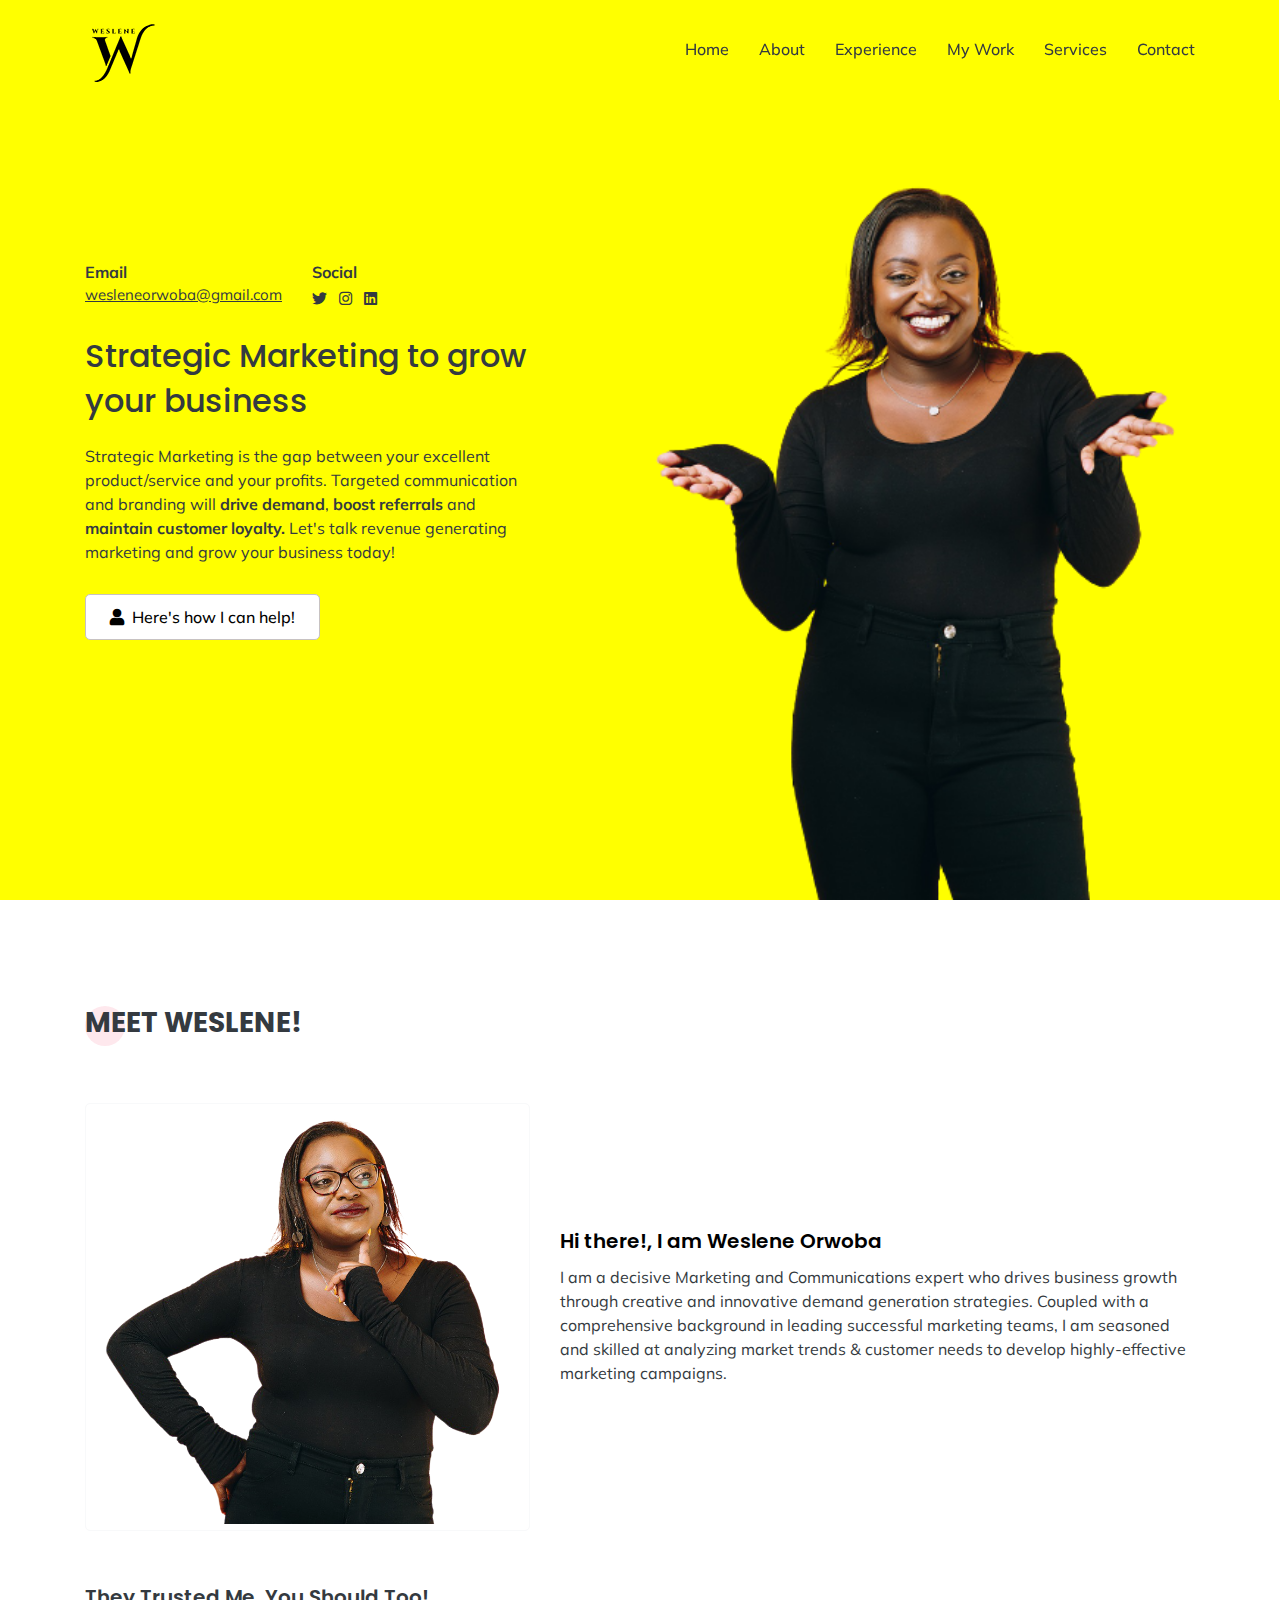
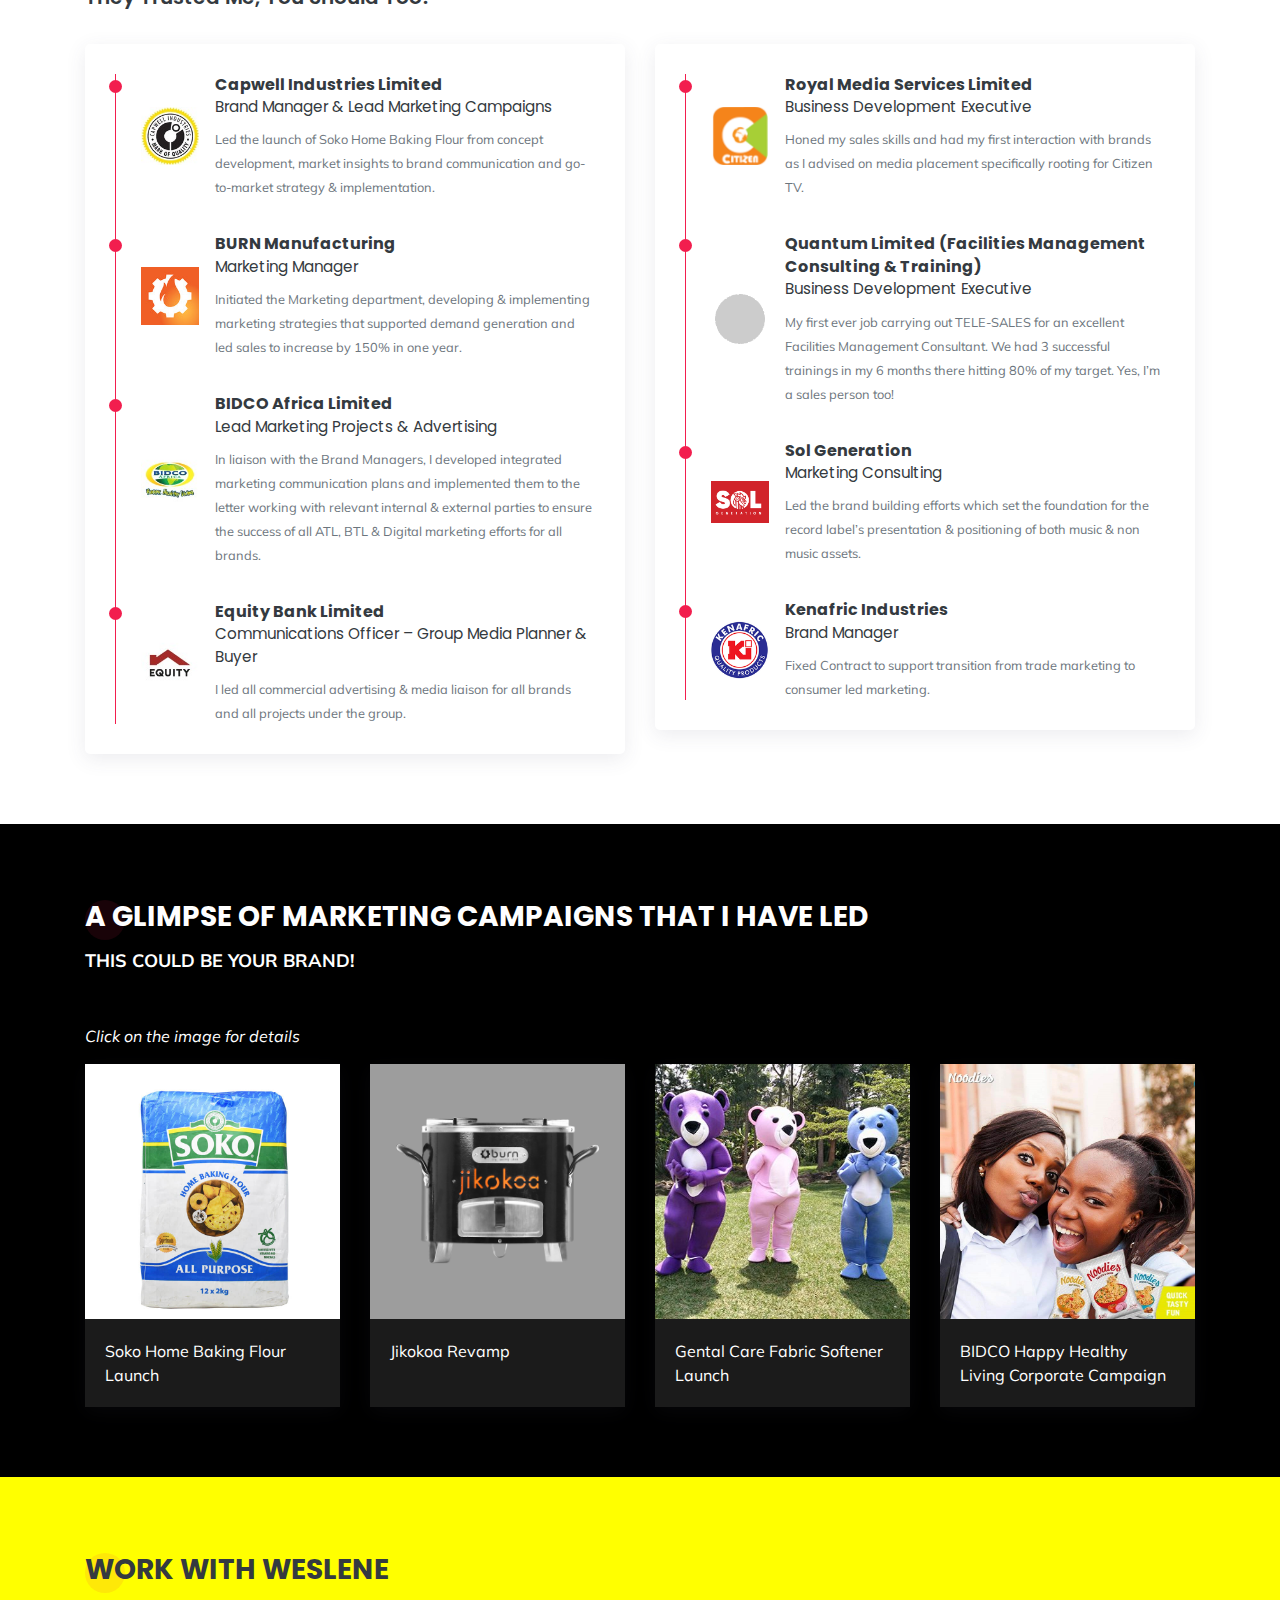
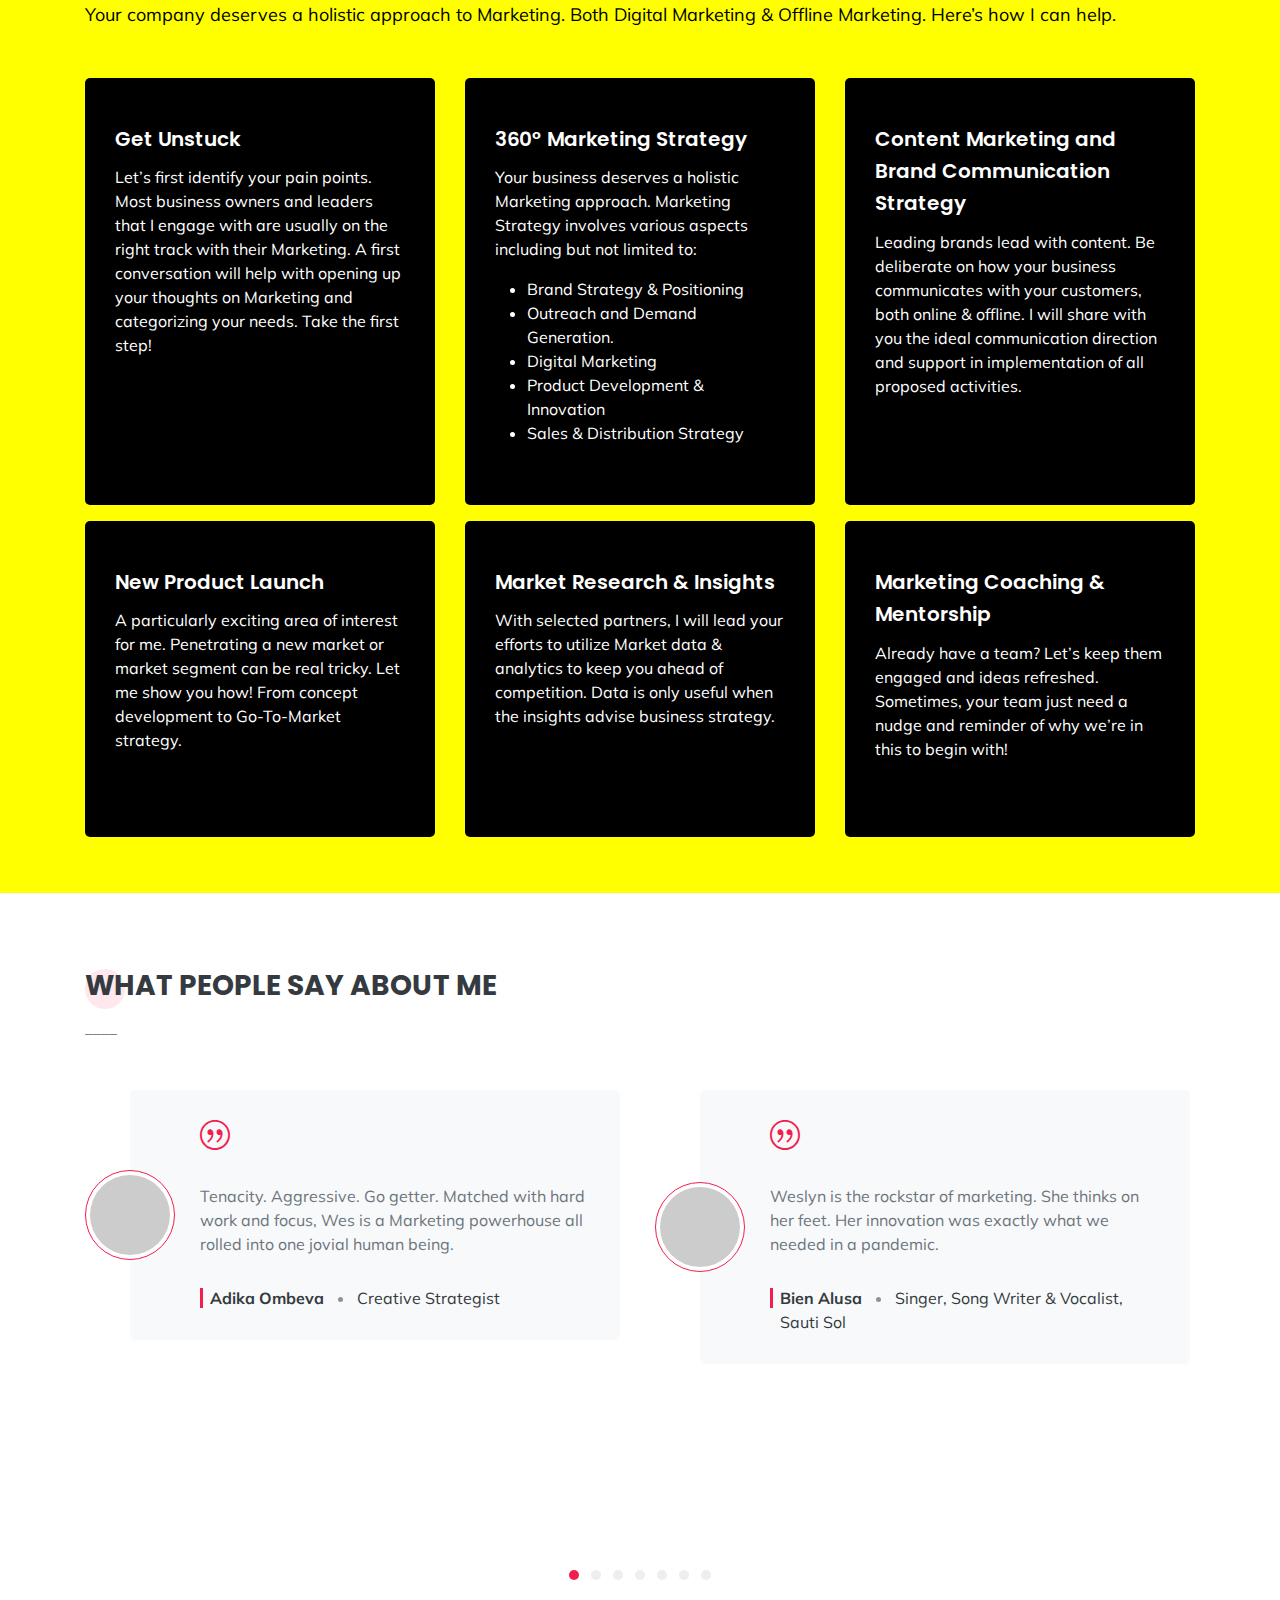
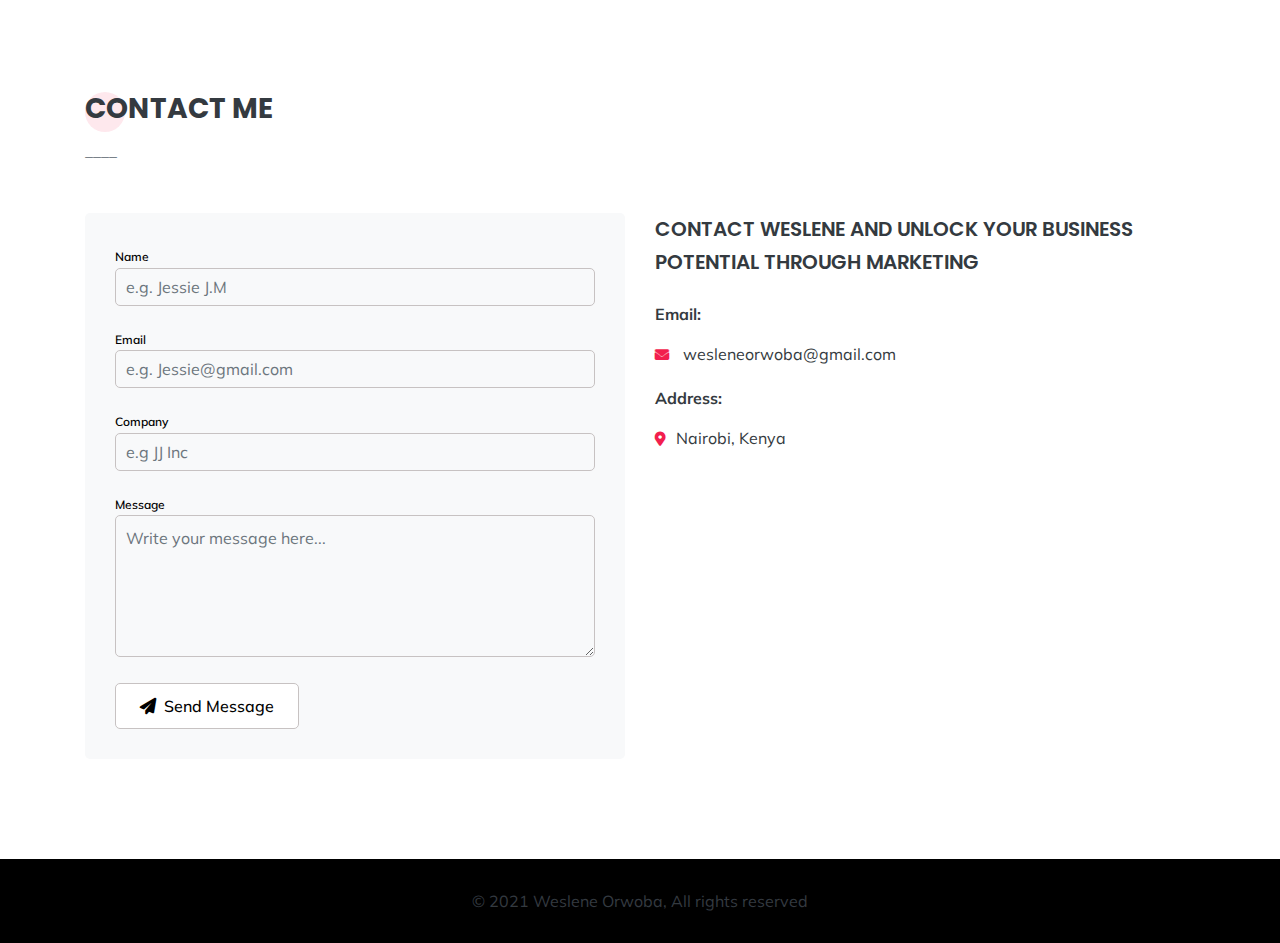
<file: index.html>
<!DOCTYPE html>
<html lang="en">
  <head>
    <!-- Meta -->
    <meta charset="UTF-8" />
    <meta name="viewport" content="width=device-width, initial-scale=1.0" />
    <meta http-equiv="X-UA-Compatible" content="ie=edge" />

    <!-- Primary Meta Tags -->
    <title>Weslene Orwoba - Marketing Expert</title>
    <meta name="title" content="Weslene Orwoba - Marketing Expert " />
    <meta
      name="description"
      content="I am a decisive Marketing & Communications expert who drives company growth through creative and innovative demand generation strategies."
    />

    <!-- Open Graph / Facebook -->
    <meta property="og:type" content="website" />
    <meta property="og:url" content="https://weslene.com/" />
    <meta property="og:title" content="Weslene Orwoba - Marketing Expert " />
    <meta
      property="og:description"
      content="I am a decisive Marketing & Communications expert who drives company growth through creative and innovative demand generation strategies."
    />
    <meta property="og:image" content="https://weslene.com/cover.png" />

    <!-- Twitter -->
    <meta property="twitter:card" content="summary_large_image" />
    <meta property="twitter:url" content="https://weslene.com/" />
    <meta
      property="twitter:title"
      content="Weslene Orwoba - Marketing Expert "
    />
    <meta
      property="twitter:description"
      content="I am a decisive Marketing & Communications expert who drives company growth through creative and innovative demand generation strategies."
    />
    <meta property="twitter:image" content="https://weslene.com/cover.png" />

    <link rel="canonical" href="weslene.com" />

    <link
      rel="apple-touch-icon"
      sizes="57x57"
      href="/assets/favicon/apple-icon-57x57.png"
    />
    <link
      rel="apple-touch-icon"
      sizes="60x60"
      href="/assets/favicon/apple-icon-60x60.png"
    />
    <link
      rel="apple-touch-icon"
      sizes="72x72"
      href="/assets/favicon/apple-icon-72x72.png"
    />
    <link
      rel="apple-touch-icon"
      sizes="76x76"
      href="/assets/favicon/apple-icon-76x76.png"
    />
    <link
      rel="apple-touch-icon"
      sizes="114x114"
      href="/assets/favicon/apple-icon-114x114.png"
    />
    <link
      rel="apple-touch-icon"
      sizes="120x120"
      href="/assets/favicon/apple-icon-120x120.png"
    />
    <link
      rel="apple-touch-icon"
      sizes="144x144"
      href="/assets/favicon/apple-icon-144x144.png"
    />
    <link
      rel="apple-touch-icon"
      sizes="152x152"
      href="/assets/favicon/apple-icon-152x152.png"
    />
    <link
      rel="apple-touch-icon"
      sizes="180x180"
      href="/assets/favicon/apple-icon-180x180.png"
    />
    <link
      rel="icon"
      type="image/png"
      sizes="192x192"
      href="/assets/favicon/android-icon-192x192.png"
    />
    <link
      rel="icon"
      type="image/png"
      sizes="32x32"
      href="/assets/favicon/favicon-32x32.png"
    />
    <link
      rel="icon"
      type="image/png"
      sizes="96x96"
      href="/assets/favicon/favicon-96x96.png"
    />
    <link
      rel="icon"
      type="image/png"
      sizes="16x16"
      href="/assets/favicon/favicon-16x16.png"
    />
    <link rel="manifest" href="/assets/favicon/manifest.json" />
    <meta name="msapplication-TileColor" content="#ffffff" />
    <meta
      name="msapplication-TileImage"
      content="/assets/favicon/ms-icon-144x144.png"
    />
    <meta name="theme-color" content="#ffffff" />

    <!-- CSS Plugins -->
    <link rel="stylesheet" href="assets/css/all.css" />
    <link rel="stylesheet" href="assets/css/elegant-font-icons.css" />
    <link rel="stylesheet" href="assets/css/bootstrap.min.css" />
    <link rel="stylesheet" href="assets/css/jquery.animatedheadline.css" />
    <link rel="stylesheet" href="assets/css/magnific-popup.css" />
    <link rel="stylesheet" href="assets/css/owl.carousel.css" />

    <!-- Font Google -->
    <link
      href="https://fonts.googleapis.com/css?family=Poppins:300,400,500,600,700,800,900&display=swap"
      rel="stylesheet"
    />
    <link
      href="https://fonts.googleapis.com/css?family=Muli:300,400,500,600,700,800,900&display=swap"
      rel="stylesheet"
    />

    <!-- main CSS -->
    <link rel="stylesheet" href="assets/css/main.css" />

    <style>
      section#home {
        background-color: #fcf9f9;
      }

      section#home:before {
        content: "";
        position: absolute;
        top: 0;
        right: 0;
        background: #fdcd00;
        background-image: linear-gradient(
          to bottom,
          #fed501,
          #ffd200,
          #fed000,
          #ffcc01
        );
        width: 30%;
        height: 100%;
        opacity: 0;
      }

      .loading .circle {
        background-color: #fed501;
      }

      .weslene-img img {
        background: #fed400;
        background-color: transparent;
      }

      @media (max-width: 769px) {
        .logo-icon {
          width: 50% !important;
        }

        .weslene-img {
          position: absolute;
          right: -50%;
          z-index: 10;
          opacity: 0.5;
        }

        section#home:before {
          display: none;
        }
      }

      .item .content h6 {
        line-height: 1.4;
        margin-bottom: 0.5rem !important;
      }

      .item .content h6 strong {
        font-weight: 700;
        display: block;
      }

      .item .content h6 span {
        font-weight: 400;
        font-size: 0.95rem;
        line-height: 1.4;
      }

      #services .section-title p {
        font-size: 18px;
      }

      .about .timeline .item .content img {
        width: 58px;
        height: auto !important;
      }

      .mobile-menu .mobile-logo {
        padding: 0 !important;
      }

      .mobile-menu .mobile-logo img {
        width: 60px !important;
        height: auto;
      }
    </style>

    <link rel="stylesheet" href="assets/css/weslene.css" />
  </head>

  <body data-spy="scroll" data-target="#scrollspy" data-offset="1">
    <!--header-left-->
    <div class="header-left">
      <!--Mobile menu-->
      <div class="mobile-menu">
        <div class="mobile-logo">
          <img src="./assets/img/icon.png" alt="Logo" />
        </div>
        <span id="nav-toggle" href="#">&#9776;</span>
        <div class="menu-items">
          <div class="inner">
            <ul>
              <li class="nav-item">
                <a class="nav-link" href="#home">Home</a>
              </li>

              <li class="nav-item">
                <a class="nav-link" href="#about">About </a>
              </li>

              <li class="nav-item">
                <a class="nav-link" href="#experience">Experience </a>
              </li>

              <li class="nav-item">
                <a class="nav-link" href="#works">My Work</a>
              </li>

              <li class="nav-item">
                <a class="nav-link" href="#services">Services</a>
              </li>
              <!--
                        <li class="nav-item">
                            <a class="nav-link" href="#blog">Blog</a>
                        </li> -->

              <li class="nav-item">
                <a class="nav-link" href="#contact">Contact</a>
              </li>
            </ul>
          </div>
        </div>
      </div>

      <div class="header-container">
        <!--logo-->
        <div class="logo">
          <a href="index.html" class="text-white mb-0">
            <img src="./assets/img/icon.png" alt="Logo" />
          </a>
        </div>

        <!--menu-->
        <div class="main-menu" id="js-menu">
          <div class="cross bg-base-color">
            <span><i class="fas fa-times text-white"></i></span>
          </div>
          <nav class="menu">
            <ul class="menu-nav">
              <li class="nav-item">
                <a class="nav-link" href="#home">Home</a>
              </li>

              <li class="nav-item">
                <a class="nav-link" href="#about">About </a>
              </li>

              <li class="nav-item">
                <a class="nav-link" href="#experience">Experience </a>
              </li>

              <li class="nav-item">
                <a class="nav-link" href="#works">My Work</a>
              </li>

              <li class="nav-item">
                <a class="nav-link" href="#services">Services</a>
              </li>
              <!--
                        <li class="nav-item">
                            <a class="nav-link" href="#blog">Blog</a>
                        </li> -->

              <li class="nav-item">
                <a class="nav-link" href="#contact">Contact</a>
              </li>
            </ul>
          </nav>
        </div>

        <!--btn-share-->
        <div class="btn-share">
          <span class="social_share text-dark"></span>
        </div>
      </div>
    </div>

    <!--main-->
    <div class="main">
      <!--Home -->
      <section class="home vh-auto" id="home">
        <div class="container">
          <div class="row">
            <div
              class="col-lg-6 col-md-12 col-sm-12"
              style="position: relative; z-index: 99"
            >
              <!--social-media-->
              <div class="social-home" style="display: none">
                <ul class="list-inline">
                  <li>
                    <a href="#" class="text-dark"
                      ><i class="fab fa-facebook-f"></i
                    ></a>
                  </li>
                  <li>
                    <a
                      href="https://twitter.com/wesleneorwoba"
                      class="text-dark"
                      ><i class="fab fa-twitter"></i
                    ></a>
                  </li>
                  <li>
                    <a
                      href="https://www.instagram.com/weslene_orwoba_/"
                      class="text-dark"
                      ><i class="fab fa-instagram"></i
                    ></a>
                  </li>
                  <li>
                    <a
                      href="https://www.linkedin.com/in/weslene-orwoba-mcim-632a1329/"
                      class="text-dark"
                      ><i class="fab fa-linkedin"></i
                    ></a>
                  </li>
                </ul>
              </div>

              <div class="d-flex align-items-center vh-100 home-banner">
                <div class="full-width">
                  <div class="banner">
                    <div class="contact-title">Contact Weslene</div>
                    <!--my-info-->
                    <div class="my-info">
                      <div class="item">
                        <p class="text-dark font-w-700 mb-0">Email</p>
                        <p class="text-dark mb-0">
                          <a href="mailto:wesleneorwoba@gmail.com"
                            >wesleneorwoba@gmail.com</a
                          >
                        </p>
                      </div>

                      <div class="item" style="display: none">
                        <p class="text-dark font-w-700 mb-0">Phone</p>
                        <p class="text-dark mb-0">
                          <a href="tel:+254717004219">+254 717 004 219</a>
                        </p>
                      </div>

                      <div class="item">
                        <p class="text-dark font-w-700 mb-1">Social</p>
                        <p class="text-dark mb-0 p-social">
                          <a
                            href="https://twitter.com/wesleneorwoba"
                            class="text-dark"
                            ><i class="fab fa-twitter"></i
                          ></a>
                          <a
                            href="https://www.instagram.com/weslene_orwoba_/"
                            class="text-dark"
                            ><i class="fab fa-instagram"></i
                          ></a>
                          <a
                            href="https://www.linkedin.com/in/weslene-orwoba-mcim-632a1329/"
                            class="text-dark"
                            ><i class="fab fa-linkedin"></i
                          ></a>
                        </p>
                      </div>
                    </div>
                    <h1 class="cd-headline clip text-dark">
                      Strategic Marketing to grow your business
                    </h1>
                    <p class="max-width-450 text-dark mt-20 mb-30">
                      Strategic Marketing is the gap between your excellent
                      product/service and your profits. Targeted communication
                      and branding will
                      <strong class="font-bolder underline">drive demand</strong
                      >,
                      <strong class="font-bolder underline"
                        >boost referrals</strong
                      >
                      and
                      <strong class="font-bolder underline"
                        >maintain customer loyalty.</strong
                      >
                      Let's talk revenue generating marketing and grow your
                      business today!
                    </p>
                    <a href="#services" class="btn-custom">
                      <span><i class="fas fa-user"></i></span>
                      <span> Here's how I can help!</span>
                    </a>
                  </div>
                </div>
              </div>
            </div>
            <div class="col-lg-6 col-md-12 col-sm-12 weslene-img">
              <img
                src="./assets/img/weslene-no- bg.png"
                alt=""
                class="vh-100 w-100 md-absolute"
                style="object-fit: cover"
              />
            </div>
          </div>
        </div>
      </section>

      <!-- About -->
      <section id="about" class="section about">
        <div class="container">
          <div class="row mb-50 pt-30">
            <div class="col-md-12">
              <div class="section-title">
                <h2 class="text-dark mb-0">Meet Weslene!</h2>
                <!-- <p class="text-muted mb-0">Main informations about me and what I love to do.</p> -->
              </div>
            </div>
          </div>
          <!--Hero & info-->
          <div class="row mb-50">
            <div class="col-lg-5">
              <div class="hero">
                <img src="/assets/img/_A9A0595_2-removebg.png" alt="" />
              </div>
            </div>

            <div class="col-lg-7 d-flex align-items-center">
              <div class="details">
                <h5>Hi there!, I am Weslene Orwoba</h5>
                <p class="text-dark mb-25">
                  I am a decisive Marketing and Communications expert who drives
                  business growth through creative and innovative demand
                  generation strategies. Coupled with a comprehensive background
                  in leading successful marketing teams, I am seasoned and
                  skilled at analyzing market trends & customer needs to develop
                  highly-effective marketing campaigns.
                </p>

                <!--about info-->
                <ul class="info mb-5 list-inline" style="display: none">
                  <li class="text-dark">
                    <span class="font-w-600">Name :</span> Weslene Orwoba
                  </li>
                  <li class="text-dark" style="display: none">
                    <span class="font-w-600">Phone :</span> +254 717 004 219
                  </li>
                  <li class="text-dark">
                    <span class="font-w-600">Email :</span>
                    <a href="mailto:wesleneorwoba@gmail.com" class="text-dark"
                      >wesleneorwoba@gmail.com</a
                    >
                  </li>
                  <li class="text-dark">
                    <span class="font-w-600">Nationality :</span> Kenyan
                  </li>
                  <li class="text-dark">
                    <span class="font-w-600">Work Status :</span> Marketing &
                    Communications Manager
                  </li>
                  <li class="text-dark">
                    <span class="font-w-600">Availability :</span> Available
                  </li>
                </ul>

                <a
                  href="https://www.linkedin.com/in/weslene-orwoba-mcim-632a1329/"
                  class="btn-custom inverted"
                  style="display: none"
                >
                  <span><i class="fab fa-linkedin"></i></span>
                  <span>Linked In profile</span>
                </a>
              </div>
            </div>
          </div>

          <!-- Timeline-->
          <div class="row" id="experience">
            <div class="col-lg-6 col-sm-12 col-xs-12">
              <!--Timeline-->
              <h5 class="text-dark mb-30">They Trusted Me, You Should Too!</h5>
              <div class="timeline experience-block">
                <!--item 1-->
                <div class="item">
                  <div class="content">
                    <img src="./assets/img/companies/capwell.jfif" />
                    <div>
                      <h6 class="text-dark mb-0">
                        <strong>Capwell Industries Limited</strong>
                        <span>Brand Manager & Lead Marketing Campaigns</span>
                      </h6>
                      <small class="text-muted"
                        >Led the launch of Soko Home Baking Flour from concept
                        development, market insights to brand communication and
                        go-to-market strategy & implementation.</small
                      >
                    </div>
                  </div>
                </div>
                <div class="item">
                  <div class="content">
                    <img src="./assets/img/companies/burn.jfif" />
                    <div>
                      <h6 class="text-dark mb-0">
                        <strong>BURN Manufacturing</strong>
                        <span>Marketing Manager</span>
                      </h6>
                      <small class="text-muted"
                        >Initiated the Marketing department, developing &
                        implementing marketing strategies that supported demand
                        generation and led sales to increase by 150% in one
                        year.
                      </small>
                    </div>
                  </div>
                </div>

                <div class="item">
                  <div class="content">
                    <img src="./assets/img/companies/bidco.jfif" />
                    <div>
                      <h6 class="text-dark mb-0">
                        <strong>BIDCO Africa Limited</strong
                        ><span>Lead Marketing Projects & Advertising</span>
                      </h6>
                      <small class="text-muted">
                        In liaison with the Brand Managers, I developed
                        integrated marketing communication plans and implemented
                        them to the letter working with relevant internal &
                        external parties to ensure the success of all ATL, BTL &
                        Digital marketing efforts for all brands.
                      </small>
                    </div>
                  </div>
                </div>

                <div class="item">
                  <div class="content">
                    <img src="./assets/img/companies/equity.jfif" />
                    <div>
                      <h6 class="text-dark mb-0">
                        <strong>Equity Bank Limited</strong
                        ><span
                          >Communications Officer – Group Media Planner &
                          Buyer</span
                        >
                      </h6>
                      <small class="text-muted"
                        >I led all commercial advertising & media liaison for
                        all brands and all projects under the group.
                      </small>
                    </div>
                  </div>
                </div>
              </div>
            </div>
            <div class="col-lg-6 col-sm-12 col-xs-12">
              <!--Timeline-->
              <h5 class="text-dark mb-30">&nbsp;</h5>
              <div class="timeline experience-block">
                <div class="item">
                  <div class="content">
                    <img src="./assets/img/companies/citizen.png" />
                    <div>
                      <h6 class="text-dark mb-0">
                        <strong>Royal Media Services Limited</strong>
                        <span>Business Development Executive</span>
                      </h6>
                      <small class="text-muted">
                        Honed my sales skills and had my first interaction with
                        brands as I advised on media placement specifically
                        rooting for Citizen TV.
                      </small>
                    </div>
                  </div>
                </div>

                <div class="item">
                  <div class="content">
                    <img src="./assets/img/work.png" />
                    <div>
                      <h6 class="text-dark mb-0">
                        <strong
                          >Quantum Limited (Facilities Management Consulting &
                          Training)</strong
                        >
                        <span>Business Development Executive</span>
                      </h6>
                      <small class="text-muted"
                        >My first ever job carrying out TELE-SALES for an
                        excellent Facilities Management Consultant. We had 3
                        successful trainings in my 6 months there hitting 80% of
                        my target. Yes, I’m a sales person too!</small
                      >
                    </div>
                  </div>
                </div>

                <div class="item">
                  <div class="content">
                    <img src="./assets/img/sol.png" />
                    <div>
                      <h6 class="text-dark mb-0">
                        <strong>Sol Generation</strong
                        ><span>Marketing Consulting</span>
                      </h6>
                      <small class="text-muted"
                        >Led the brand building efforts which set the foundation
                        for the record label’s presentation & positioning of
                        both music & non music assets.
                      </small>
                    </div>
                  </div>
                </div>

                <div class="item">
                  <div class="content">
                    <img src="./assets/img/companies/kenafric.png" />
                    <div>
                      <h6 class="text-dark mb-0">
                        <strong>Kenafric Industries</strong
                        ><span>Brand Manager</span>
                      </h6>
                      <small class="text-muted"
                        >Fixed Contract to support transition from trade
                        marketing to consumer led marketing.</small
                      >
                    </div>
                  </div>
                </div>
              </div>
            </div>
          </div>
        </div>
      </section>

      <!-- Works -->
      <section id="works" class="section works">
        <div class="container">
          <div class="row mb-50">
            <div class="col-md-12">
              <div class="section-title special">
                <h2 class="text-light_ mb-0 uppercase" style="">
                  A glimpse of Marketing Campaigns that I have led
                </h2>
                <p class="text-light_ mb-0 uppercase">
                  This could be your brand!
                </p>
              </div>
            </div>
          </div>
          <div class="row">
            <div class="col-lg-12">
              <div><em class="em">Click on the image for details</em></div>
            </div>
          </div>
          <!--works-items -->
          <div class="row works-items">
            <div class="col-lg-3 col-md-6">
              <!--item -->
              <div class="item" title="Click on the image for details">
                <div class="image">
                  <a
                    href="https://www.youtube.com/watch?v=u-p3ydAdkjk"
                    class="ml-auto"
                    target="_blank"
                    ><img src="/assets/img/soko.jpeg" alt=""
                  /></a>
                </div>

                <div class="details d-flex align-items-center">
                  <p class="text-light_ mb-0">Soko Home Baking Flour Launch</p>
                </div>
              </div>
            </div>
            <div class="col-lg-3 col-md-6">
              <!--item -->
              <div class="item" title="Click on the image for details">
                <div class="image">
                  <a
                    href="https://www.youtube.com/watch?v=_PDf-6mR260&feature=youtu.be"
                    class="ml-auto"
                    target="_blank"
                    ><img src="/assets/img/Jikokoa_G3.5_Web.png" alt=""
                  /></a>
                </div>

                <div class="details d-flex align-items-center">
                  <p class="mb-0 text-light_">Jikokoa Revamp</p>
                </div>
              </div>
            </div>
            <div class="col-lg-3 col-md-6">
              <!--item -->
              <div class="item" title="Click on the image for details">
                <div class="image">
                  <a
                    href="https://twitter.com/hashtag/gentalteddy?src=hashtag_click"
                    class="ml-auto"
                    target="_blank"
                    ><img src="/assets/img/teddy.jpg" alt=""
                  /></a>
                </div>

                <div class="details d-flex align-items-center">
                  <p class="mb-0 text-light_">
                    Gental Care Fabric Softener Launch
                  </p>
                </div>
              </div>
            </div>
            <div class="col-lg-3 col-md-6">
              <!--item -->
              <div class="item" title="Click on the image for details">
                <div class="image">
                  <a
                    href="https://twitter.com/hashtag/IAmHHL?src=hashtag_click"
                    class="ml-auto"
                    target="_blank"
                    ><img src="/assets/img/noodies.jpg" alt=""
                  /></a>
                </div>
                <div class="details d-flex align-items-center">
                  <p class="mb-0 text-light_">
                    BIDCO Happy Healthy Living Corporate Campaign
                  </p>
                </div>
              </div>
            </div>
          </div>
        </div>
      </section>

      <!-- Services -->
      <section id="services" class="section services">
        <div class="container">
          <div class="row mb-50">
            <div class="col-md-12">
              <div class="section-title">
                <h2 class="text-dark mb-0">Work with Weslene</h2>
                <p class="text-black mb-0">
                  Your company deserves a holistic approach to Marketing. Both
                  Digital Marketing & Offline Marketing. Here’s how I can help.
                </p>
              </div>
            </div>
          </div>
          <div class="row flex-row">
            <!-- item -->
            <div class="col-sm-6 col-lg-4">
              <div class="item">
                <div class="content">
                  <h5 class="text-dark mt-15 mb-10">Get Unstuck</h5>
                  <p class="text-white">
                    Let’s first identify your pain points. Most business owners
                    and leaders that I engage with are usually on the right
                    track with their Marketing. A first conversation will help
                    with opening up your thoughts on Marketing and categorizing
                    your needs. Take the first step!
                  </p>
                </div>
              </div>
            </div>
            <!-- item -->
            <div class="col-sm-6 col-lg-4">
              <div class="item">
                <div class="content">
                  <h5 class="text-dark mt-15 mb-10">360° Marketing Strategy</h5>
                  <p class="text-white">
                    Your business deserves a holistic Marketing approach.
                    Marketing Strategy involves various aspects including but
                    not limited to:
                  </p>
                  <ul>
                    <li class="text-white block">
                      Brand Strategy &amp; Positioning
                    </li>
                    <li class="text-white block">
                      Outreach and Demand Generation.
                    </li>
                    <li class="text-white block">Digital Marketing</li>
                    <li class="text-white block">
                      Product Development &amp; Innovation
                    </li>
                    <li class="text-white block">
                      Sales &amp; Distribution Strategy
                    </li>
                  </ul>
                </div>
              </div>
            </div>
            <!-- item -->
            <div class="col-sm-6 col-lg-4">
              <div class="item">
                <div class="content">
                  <h5 class="text-dark mt-15 mb-10">
                    Content Marketing and Brand Communication Strategy
                  </h5>
                  <p class="text-white">
                    Leading brands lead with content. Be deliberate on how your
                    business communicates with your customers, both online &
                    offline. I will share with you the ideal communication
                    direction and support in implementation of all proposed
                    activities.
                  </p>
                </div>
              </div>
            </div>
            <!-- item -->
            <div class="col-sm-6 col-lg-4">
              <div class="item">
                <div class="content">
                  <h5 class="text-dark mt-15 mb-10">New Product Launch</h5>
                  <p class="text-white">
                    A particularly exciting area of interest for me. Penetrating
                    a new market or market segment can be real tricky. Let me
                    show you how! From concept development to Go-To-Market
                    strategy.
                  </p>
                </div>
              </div>
            </div>
            <!-- item -->
            <div class="col-sm-6 col-lg-4">
              <div class="item">
                <div class="content">
                  <h5 class="text-dark mt-15 mb-10">
                    Market Research & Insights
                  </h5>
                  <p class="text-white">
                    With selected partners, I will lead your efforts to utilize
                    Market data & analytics to keep you ahead of competition.
                    Data is only useful when the insights advise business
                    strategy.
                  </p>
                </div>
              </div>
            </div>
            <!-- item -->
            <div class="col-sm-6 col-lg-4">
              <div class="item">
                <div class="content">
                  <h5 class="text-dark mt-15 mb-10">
                    Marketing Coaching & Mentorship
                  </h5>
                  <p class="text-white">
                    Already have a team? Let’s keep them engaged and ideas
                    refreshed. Sometimes, your team just need a nudge and
                    reminder of why we’re in this to begin with!
                  </p>
                </div>
              </div>
            </div>
          </div>
        </div>
      </section>

      <!-- testimonials-->
      <section class="section testimonials">
        <div class="container">
          <div class="row mb-50">
            <div class="col-md-12">
              <div class="section-title">
                <h2 class="text-dark mb-0">What people say about me</h2>
                <p class="text-muted mb-0">____</p>
              </div>
            </div>
          </div>
          <!--testimonials-items-->
          <div class="row">
            <div class="col-12">
              <div class="owl-carousel">
                <div class="item d-flex align-items-center">
                  <div class="image">
                    <img src="/assets/img/client.png" alt="" />
                  </div>
                  <div class="content">
                    <span class="icon_quotations_alt2 mb-0 icon"></span>
                    <p class="text-muted mb-30 mt-30">
                      Tenacity. Aggressive. Go getter. Matched with hard work
                      and focus, Wes is a Marketing powerhouse all rolled into
                      one jovial human being.
                    </p>

                    <p class="author text-dark mb-0">
                      <span class="font-w-700">Adika Ombeva</span>
                      <span class="dot"></span> Creative Strategist
                    </p>
                  </div>
                </div>

                <div class="item d-flex align-items-center">
                  <div class="image">
                    <img src="/assets/img/client.png" alt="" />
                  </div>
                  <div class="content">
                    <span class="icon_quotations_alt2 mb-0 icon"></span>
                    <p class="text-muted mb-30 mt-30">
                      Weslyn is the rockstar of marketing. She thinks on her
                      feet. Her innovation was exactly what we needed in a
                      pandemic.
                    </p>

                    <p class="author text-dark mb-0">
                      <span class="font-w-700">Bien Alusa</span>
                      <span class="dot"></span> Singer, Song Writer & Vocalist,
                      Sauti Sol
                    </p>
                  </div>
                </div>

                <div class="item d-flex align-items-center">
                  <div class="image">
                    <img src="/assets/img/client.png" alt="" />
                  </div>
                  <div class="content">
                    <span class="icon_quotations_alt2 mb-0 icon"></span>
                    <p class="text-muted mb-30 mt-30">
                      Working under Weslene was a great learning experience for
                      me. She was patient and always willing to help. Her vast
                      experience in the marketing field inspired me to grow my
                      career in that path. She's exceptional and dedicated in
                      any role she takes on.
                    </p>

                    <p class="author text-dark mb-0">
                      <span class="font-w-700">Angela Wairimu</span>
                      <span class="dot"></span> Durants Media
                    </p>
                  </div>
                </div>

                <div class="item d-flex align-items-center">
                  <div class="image">
                    <img src="/assets/img/client.png" alt="" />
                  </div>
                  <div class="content">
                    <span class="icon_quotations_alt2 mb-0 icon"></span>
                    <p class="text-muted mb-30 mt-30">
                      I have known Wes for about 19 years, and all through the
                      years she has been consistent in pushing through whatever
                      she sets her mind to. Her zeal and ability to focus on a
                      task or project to the end is what I admire most in her as
                      a friend and as a professional. She is extremely
                      hardworking and passionate about Communication and brand
                      marketing and that translates into positive results. Trust
                      me, if you want the job done, you want her in your team.
                    </p>

                    <p class="author text-dark mb-0">
                      <span class="font-w-700">Caren Mukabane</span>
                      <span class="dot"></span> Communications Officer – Equity
                      Bank
                    </p>
                  </div>
                </div>

                <div class="item d-flex align-items-center">
                  <div class="image">
                    <img src="/assets/img/client.png" alt="" />
                  </div>
                  <div class="content">
                    <span class="icon_quotations_alt2 mb-0 icon"></span>
                    <p class="text-muted mb-30 mt-30">
                      Weslene was a pleasure working with; highly because she
                      was a professional who knew marketing strategies and
                      options on her fingertips. She was and is an eloquent
                      speaker, not fast nor slow but always with a purpose....
                      Her bubbly nature is felt in her hearty laughter which
                      adds charisma to her environment.
                    </p>

                    <p class="author text-dark mb-0">
                      <span class="font-w-700">Florence Mwangi</span>
                      <span class="dot"></span> Human Resources Officer, Capwell
                      Industries Limited
                    </p>
                  </div>
                </div>

                <div class="item d-flex align-items-center">
                  <div class="image">
                    <img src="/assets/img/client.png" alt="" />
                  </div>
                  <div class="content">
                    <span class="icon_quotations_alt2 mb-0 icon"></span>
                    <p class="text-muted mb-30 mt-30">
                      Weslene is a hardworking and focused woman, I have
                      personally experienced this while working with her at
                      BIDCO AFRICA LTD. She is a go getter and an achiever once
                      she puts her mind to it there is no stopping her.
                    </p>

                    <p class="author text-dark mb-0">
                      <span class="font-w-700">Ashfa Surjit Virdee</span>
                      <span class="dot"></span> Executive Assistant, HR & Admin
                    </p>
                  </div>
                </div>

                <div class="item d-flex align-items-center">
                  <div class="image">
                    <img src="/assets/img/client.png" alt="" />
                  </div>
                  <div class="content">
                    <span class="icon_quotations_alt2 mb-0 icon"></span>
                    <p class="text-muted mb-30 mt-30">
                      I have known Weslene for many years now. I have seen her
                      grow and become a marketing expert. Her enthusiasm and
                      high energy is contagious and makes it quite a delightful
                      experience to work with her.
                    </p>

                    <p class="author text-dark mb-0">
                      <span class="font-w-700">Alice</span>
                      <span class="dot"></span> The Conscious Coach
                    </p>
                  </div>
                </div>

                <div class="item d-flex align-items-center">
                  <div class="image">
                    <img src="/assets/img/client.png" alt="" />
                  </div>
                  <div class="content">
                    <span class="icon_quotations_alt2 mb-0 icon"></span>
                    <p class="text-muted mb-30 mt-30">
                      Wes is self-driven and creative. She understands her craft
                      and can piece anything together for a great marketing
                      campaign.
                    </p>

                    <p class="author text-dark mb-0">
                      <span class="font-w-700">Leah Nyambeki</span>
                      <span class="dot"></span> Vice Chair Person, Victim
                      Protection Board
                    </p>
                  </div>
                </div>

                <div class="item d-flex align-items-center">
                  <div class="image">
                    <img src="/assets/img/client.png" alt="" />
                  </div>
                  <div class="content">
                    <span class="icon_quotations_alt2 mb-0 icon"></span>
                    <p class="text-muted mb-30 mt-30">
                      I worked with Weslene back at Bidco where she was handling
                      media in relation to brand communication. Her style of
                      working is meticulous and she was a tough negotiator.
                    </p>

                    <p class="author text-dark mb-0">
                      <span class="font-w-700">Diana Mwende</span>
                      <span class="dot"></span> Marketing Manager
                    </p>
                  </div>
                </div>

                <div class="item d-flex align-items-center">
                  <div class="image">
                    <img src="/assets/img/client.png" alt="" />
                  </div>
                  <div class="content">
                    <span class="icon_quotations_alt2 mb-0 icon"></span>
                    <p class="text-muted mb-30 mt-30">
                      I have worked with Weslene in a number of projects and her
                      good attention to detail is amazing. Very hardworking and
                      a great team player.
                    </p>

                    <p class="author text-dark mb-0">
                      <span class="font-w-700">Rodah Mumbo</span>
                      <span class="dot"></span> Events Business Development
                      Manager, Nation Media Group
                    </p>
                  </div>
                </div>

                <div class="item d-flex align-items-center">
                  <div class="image">
                    <img src="/assets/img/client.png" alt="" />
                  </div>
                  <div class="content">
                    <span class="icon_quotations_alt2 mb-0 icon"></span>
                    <p class="text-muted mb-30 mt-30">
                      Having worked with her, I found Weslene to be a dedicated
                      ,committed, and highly skilled professional who really
                      valued her work. Together, we achieved a lot working
                      together due to the above qualities. Accordingly, I would
                      highly vouch for her any time, any day.
                    </p>

                    <p class="author text-dark mb-0">
                      <span class="font-w-700">Edwin Oduol</span>
                      <span class="dot"></span> Commercial Analyst
                    </p>
                  </div>
                </div>

                <div class="item d-flex align-items-center">
                  <div class="image">
                    <img src="/assets/img/client.png" alt="" />
                  </div>
                  <div class="content">
                    <span class="icon_quotations_alt2 mb-0 icon"></span>
                    <p class="text-muted mb-30 mt-30">
                      Having studied with Weslene, she has always had the
                      passion to always go beyond the normal. I also worked with
                      her at Bidco Africa and found her to be a first-class
                      communicator, good team player and skilled project
                      manager, with excellent analytic and creative skills.
                    </p>

                    <p class="author text-dark mb-0">
                      <span class="font-w-700">Mercy Kihara</span>
                      <span class="dot"></span> Route To Market Specialist
                      (Traditional Trade)
                    </p>
                  </div>
                </div>

                <!--item 2-->
                <div class="item d-flex align-items-center">
                  <div class="image">
                    <img src="/assets/img/claire_client.jfif" alt="" />
                  </div>
                  <div class="content">
                    <span class="icon_quotations_alt2 mb-0 icon"></span>
                    <p class="text-muted mb-30 mt-30">
                      It was a pleasure to work under Weslene. A decisive
                      marketing & communications manager who was attentive to
                      detail, creative, collaborative and got things done. A
                      skilled influencer and leader. Brought constructive
                      laughter and campaigns to the office, a joy to work with.
                    </p>
                    <p class="author text-dark mb-0">
                      <span class="font-w-700">Claire Ndichu</span>
                      <span class="dot"></span>Learning & development Advisor
                    </p>
                  </div>
                </div>

                <!--item 3-->
                <div class="item d-flex align-items-center">
                  <div class="image">
                    <img src="/assets/img/lilly_client.jfif" alt="" />
                  </div>
                  <div class="content">
                    <span class="icon_quotations_alt2 mb-0 icon"></span>
                    <p class="text-muted mb-30 mt-30">
                      Enjoyed working with Weslene during her time at BIDCO- We
                      worked on a marketing campaign dubbed "Happy Healthy
                      Living". She is very particular about what she wants and
                      ensures that all objectives are met. Very detail oriented.
                      Was a joy working with her.
                    </p>
                    <p class="author text-dark mb-0">
                      <span class="font-w-700">Lilly Kerubo</span>
                      <span class="dot"></span> Account Manager
                    </p>
                  </div>
                </div>
              </div>
            </div>
          </div>
        </div>
      </section>

      <!-- Contact -->
      <section class="section contact pb-70" id="contact">
        <div class="container">
          <div class="row mb-50">
            <div class="col-md-12">
              <div class="section-title">
                <h2 class="text-dark mb-0">Contact Me</h2>
                <p class="text-muted mb-0">____</p>
              </div>
            </div>
          </div>
          <div class="row">
            <div class="col-lg-6">
              <form
                action="assets/php/mail.php"
                method="post"
                id="main_contact_form"
                class="form contact_form"
              >
                <div
                  class="alert alert-success contact_msg"
                  style="display: none"
                  role="alert"
                >
                  Your message was sent successfully.
                </div>
                <div class="form-group">
                  <label for="name" style="font-size: 12px; margin-bottom: 1.5px; font-weight: 600;;">Name</label>
                  <input
                    type="text"
                    name="name"
                    id="name"
                    class="form-control"
                    placeholder="e.g. Jessie J.M"
                    required="required"
                  />
                </div>

                <div class="form-group">
                  <label for="email" style="font-size: 12px; margin-bottom: 1.5px; font-weight: 600;;">Email</label>
                  <input
                    type="email"
                    name="email"
                    id="email"
                    class="form-control"
                    placeholder="e.g. Jessie@gmail.com"
                    required="required"
                  />
                </div>

                <div class="form-group">
                  <label for="company" style="font-size: 12px; margin-bottom: 1.5px; font-weight: 600;;">Company</label>
                  <input
                    type="text"
                    name="company"
                    id="company"
                    class="form-control"
                    placeholder="e.g JJ Inc"
                    required="required"
                  />
                </div>

                <div class="form-group">
                  <label for="message" style="font-size: 12px; margin-bottom: 1.5px; font-weight: 600;;">Message</label>
                  <textarea
                    name="message"
                    id="message"
                    cols="30"
                    rows="5"
                    class="form-control"
                    placeholder="Write your message here..."
                    required="required"
                  ></textarea>
                </div>

                <button type="submit" name="submit" class="btn-custom">
                  <span><i class="fas fa-paper-plane"></i></span>
                  <span> Send Message</span>
                </button>
              </form>
            </div>
            <!--Contact -info -->
            <div class="col-lg-6">
              <h5 class="text-dark" style="margin-bottom: 1.5rem">
                CONTACT WESLENE AND UNLOCK YOUR BUSINESS POTENTIAL THROUGH
                MARKETING
              </h5>
              <!-- <p class="text-dark mb-30 hidden">CONTACT WESLENE AND UNLOCK YOUR BUSINESS POTENTIAL THROUGH MARKETING</p> -->
              <div class="contact-info">
                <div class="item mb-20" style="display: none">
                  <p class="text-dark font-w-700">Phone:</p>
                  <p class="text-dark mb-0">
                    <i class="fas fa-phone base-color"></i>+254 717 004 219
                  </p>
                </div>
                <div class="item mb-20">
                  <p class="text-dark font-w-700">Email:</p>
                  <p class="text-dark mb-0">
                    <i class="fas fa-envelope base-color"> </i>
                    wesleneorwoba@gmail.com
                  </p>
                </div>
                <div class="item mb-20">
                  <p class="text-dark font-w-700">Address:</p>
                  <p class="text-dark mb-0">
                    <i class="fas fa-map-marker-alt base-color"> </i>Nairobi,
                    Kenya
                  </p>
                </div>
              </div>
            </div>
          </div>
        </div>
      </section>

      <!--Footer-->
      <footer class="pt-30 pb-30">
        <div class="container">
          <div class="row">
            <div class="col-12">
              <p class="text-dark text-center mb-0">
                &copy; 2021 Weslene Orwoba, All rights reserved
              </p>
            </div>
          </div>
        </div>
      </footer>

      <!--social-media-->
      <div class="social-footer">
        <ul class="list-inline">
          <li>
            <a href="#" class="text-dark"><i class="fab fa-facebook-f"></i></a>
          </li>
          <li>
            <a href="https://twitter.com/wesleneorwoba" class="text-dark"
              ><i class="fab fa-twitter"></i
            ></a>
          </li>
          <li>
            <a
              href="https://www.instagram.com/weslene_orwoba_/"
              class="text-dark"
              ><i class="fab fa-instagram"></i
            ></a>
          </li>
          <li>
            <a
              href="https://www.linkedin.com/in/weslene-orwoba-mcim-632a1329/"
              class="text-dark"
              ><i class="fab fa-linkedin"></i
            ></a>
          </li>
        </ul>
      </div>
    </div>
    <!--Main End-->

    <!--loading -->
    <div class="loading">
      <div class="circle"></div>
    </div>

    <!-- jQuery first, then Popper.js, then Bootstrap JS -->
    <script src="/assets/js/jquery.min.js"></script>
    <script src="/assets/js/popper.min.js"></script>
    <script src="/assets/js/bootstrap.min.js"></script>

    <!-- JS Plugins  -->
    <script src="/assets/js/jquery.animatedheadline.min.js"></script>
    <script src="/assets/js/jquery.magnific-popup.min.js"></script>
    <script src="./assets/js/buda.js"></script>
    <script src="/assets/js/owl.carousel.min.js"></script>
    <script src="/assets/js/main.js"></script>

    <script>
      //mobile menu responsive
      $("#nav-toggle").click(function () {
        $(".menu-items").toggle();
      });
      $(".nav-item").click(function () {
        $(".menu-items").css({ display: "none" });
      });
    </script>
  </body>
</html>
</file>
<file: assets/css/elegant-font-icons.css>
@font-face{font-family:eleganticons;src:url(../fonts/ElegantIcons.eot);src:url(../fonts/ElegantIcons.eot?#iefix) format('embedded-opentype'),url(../fonts/ElegantIcons.woff) format('woff'),url(../fonts/ElegantIcons.ttf) format('truetype'),url(../fonts/ElegantIcons.svg#ElegantIcons) format('svg');font-weight:400;font-style:normal}[data-icon]:before{font-family:eleganticons;content:attr(data-icon);speak:none;font-weight:400;font-variant:normal;text-transform:none;line-height:1;-webkit-font-smoothing:antialiased;-moz-osx-font-smoothing:grayscale}.arrow_up,.arrow_down,.arrow_left,.arrow_right,.arrow_left-up,.arrow_right-up,.arrow_right-down,.arrow_left-down,.arrow-up-down,.arrow_up-down_alt,.arrow_left-right_alt,.arrow_left-right,.arrow_expand_alt2,.arrow_expand_alt,.arrow_condense,.arrow_expand,.arrow_move,.arrow_carrot-up,.arrow_carrot-down,.arrow_carrot-left,.arrow_carrot-right,.arrow_carrot-2up,.arrow_carrot-2down,.arrow_carrot-2left,.arrow_carrot-2right,.arrow_carrot-up_alt2,.arrow_carrot-down_alt2,.arrow_carrot-left_alt2,.arrow_carrot-right_alt2,.arrow_carrot-2up_alt2,.arrow_carrot-2down_alt2,.arrow_carrot-2left_alt2,.arrow_carrot-2right_alt2,.arrow_triangle-up,.arrow_triangle-down,.arrow_triangle-left,.arrow_triangle-right,.arrow_triangle-up_alt2,.arrow_triangle-down_alt2,.arrow_triangle-left_alt2,.arrow_triangle-right_alt2,.arrow_back,.icon_minus-06,.icon_plus,.icon_close,.icon_check,.icon_minus_alt2,.icon_plus_alt2,.icon_close_alt2,.icon_check_alt2,.icon_zoom-out_alt,.icon_zoom-in_alt,.icon_search,.icon_box-empty,.icon_box-selected,.icon_minus-box,.icon_plus-box,.icon_box-checked,.icon_circle-empty,.icon_circle-slelected,.icon_stop_alt2,.icon_stop,.icon_pause_alt2,.icon_pause,.icon_menu,.icon_menu-square_alt2,.icon_menu-circle_alt2,.icon_ul,.icon_ol,.icon_adjust-horiz,.icon_adjust-vert,.icon_document_alt,.icon_documents_alt,.icon_pencil,.icon_pencil-edit_alt,.icon_pencil-edit,.icon_folder-alt,.icon_folder-open_alt,.icon_folder-add_alt,.icon_info_alt,.icon_error-oct_alt,.icon_error-circle_alt,.icon_error-triangle_alt,.icon_question_alt2,.icon_question,.icon_comment_alt,.icon_chat_alt,.icon_vol-mute_alt,.icon_volume-low_alt,.icon_volume-high_alt,.icon_quotations,.icon_quotations_alt2,.icon_clock_alt,.icon_lock_alt,.icon_lock-open_alt,.icon_key_alt,.icon_cloud_alt,.icon_cloud-upload_alt,.icon_cloud-download_alt,.icon_image,.icon_images,.icon_lightbulb_alt,.icon_gift_alt,.icon_house_alt,.icon_genius,.icon_mobile,.icon_tablet,.icon_laptop,.icon_desktop,.icon_camera_alt,.icon_mail_alt,.icon_cone_alt,.icon_ribbon_alt,.icon_bag_alt,.icon_creditcard,.icon_cart_alt,.icon_paperclip,.icon_tag_alt,.icon_tags_alt,.icon_trash_alt,.icon_cursor_alt,.icon_mic_alt,.icon_compass_alt,.icon_pin_alt,.icon_pushpin_alt,.icon_map_alt,.icon_drawer_alt,.icon_toolbox_alt,.icon_book_alt,.icon_calendar,.icon_film,.icon_table,.icon_contacts_alt,.icon_headphones,.icon_lifesaver,.icon_piechart,.icon_refresh,.icon_link_alt,.icon_link,.icon_loading,.icon_blocked,.icon_archive_alt,.icon_heart_alt,.icon_star_alt,.icon_star-half_alt,.icon_star,.icon_star-half,.icon_tools,.icon_tool,.icon_cog,.icon_cogs,.arrow_up_alt,.arrow_down_alt,.arrow_left_alt,.arrow_right_alt,.arrow_left-up_alt,.arrow_right-up_alt,.arrow_right-down_alt,.arrow_left-down_alt,.arrow_condense_alt,.arrow_expand_alt3,.arrow_carrot_up_alt,.arrow_carrot-down_alt,.arrow_carrot-left_alt,.arrow_carrot-right_alt,.arrow_carrot-2up_alt,.arrow_carrot-2dwnn_alt,.arrow_carrot-2left_alt,.arrow_carrot-2right_alt,.arrow_triangle-up_alt,.arrow_triangle-down_alt,.arrow_triangle-left_alt,.arrow_triangle-right_alt,.icon_minus_alt,.icon_plus_alt,.icon_close_alt,.icon_check_alt,.icon_zoom-out,.icon_zoom-in,.icon_stop_alt,.icon_menu-square_alt,.icon_menu-circle_alt,.icon_document,.icon_documents,.icon_pencil_alt,.icon_folder,.icon_folder-open,.icon_folder-add,.icon_folder_upload,.icon_folder_download,.icon_info,.icon_error-circle,.icon_error-oct,.icon_error-triangle,.icon_question_alt,.icon_comment,.icon_chat,.icon_vol-mute,.icon_volume-low,.icon_volume-high,.icon_quotations_alt,.icon_clock,.icon_lock,.icon_lock-open,.icon_key,.icon_cloud,.icon_cloud-upload,.icon_cloud-download,.icon_lightbulb,.icon_gift,.icon_house,.icon_camera,.icon_mail,.icon_cone,.icon_ribbon,.icon_bag,.icon_cart,.icon_tag,.icon_tags,.icon_trash,.icon_cursor,.icon_mic,.icon_compass,.icon_pin,.icon_pushpin,.icon_map,.icon_drawer,.icon_toolbox,.icon_book,.icon_contacts,.icon_archive,.icon_heart,.icon_profile,.icon_group,.icon_grid-2x2,.icon_grid-3x3,.icon_music,.icon_pause_alt,.icon_phone,.icon_upload,.icon_download,.social_facebook,.social_twitter,.social_pinterest,.social_googleplus,.social_tumblr,.social_tumbleupon,.social_wordpress,.social_instagram,.social_dribbble,.social_vimeo,.social_linkedin,.social_rss,.social_deviantart,.social_share,.social_myspace,.social_skype,.social_youtube,.social_picassa,.social_googledrive,.social_flickr,.social_blogger,.social_spotify,.social_delicious,.social_facebook_circle,.social_twitter_circle,.social_pinterest_circle,.social_googleplus_circle,.social_tumblr_circle,.social_stumbleupon_circle,.social_wordpress_circle,.social_instagram_circle,.social_dribbble_circle,.social_vimeo_circle,.social_linkedin_circle,.social_rss_circle,.social_deviantart_circle,.social_share_circle,.social_myspace_circle,.social_skype_circle,.social_youtube_circle,.social_picassa_circle,.social_googledrive_alt2,.social_flickr_circle,.social_blogger_circle,.social_spotify_circle,.social_delicious_circle,.social_facebook_square,.social_twitter_square,.social_pinterest_square,.social_googleplus_square,.social_tumblr_square,.social_stumbleupon_square,.social_wordpress_square,.social_instagram_square,.social_dribbble_square,.social_vimeo_square,.social_linkedin_square,.social_rss_square,.social_deviantart_square,.social_share_square,.social_myspace_square,.social_skype_square,.social_youtube_square,.social_picassa_square,.social_googledrive_square,.social_flickr_square,.social_blogger_square,.social_spotify_square,.social_delicious_square,.icon_printer,.icon_calulator,.icon_building,.icon_floppy,.icon_drive,.icon_search-2,.icon_id,.icon_id-2,.icon_puzzle,.icon_like,.icon_dislike,.icon_mug,.icon_currency,.icon_wallet,.icon_pens,.icon_easel,.icon_flowchart,.icon_datareport,.icon_briefcase,.icon_shield,.icon_percent,.icon_globe,.icon_globe-2,.icon_target,.icon_hourglass,.icon_balance,.icon_rook,.icon_printer-alt,.icon_calculator_alt,.icon_building_alt,.icon_floppy_alt,.icon_drive_alt,.icon_search_alt,.icon_id_alt,.icon_id-2_alt,.icon_puzzle_alt,.icon_like_alt,.icon_dislike_alt,.icon_mug_alt,.icon_currency_alt,.icon_wallet_alt,.icon_pens_alt,.icon_easel_alt,.icon_flowchart_alt,.icon_datareport_alt,.icon_briefcase_alt,.icon_shield_alt,.icon_percent_alt,.icon_globe_alt,.icon_clipboard{font-family:eleganticons;speak:none;font-style:normal;font-weight:400;font-variant:normal;text-transform:none;line-height:1;-webkit-font-smoothing:antialiased}.arrow_up:before{content:"\21"}.arrow_down:before{content:"\22"}.arrow_left:before{content:"\23"}.arrow_right:before{content:"\24"}.arrow_left-up:before{content:"\25"}.arrow_right-up:before{content:"\26"}.arrow_right-down:before{content:"\27"}.arrow_left-down:before{content:"\28"}.arrow-up-down:before{content:"\29"}.arrow_up-down_alt:before{content:"\2a"}.arrow_left-right_alt:before{content:"\2b"}.arrow_left-right:before{content:"\2c"}.arrow_expand_alt2:before{content:"\2d"}.arrow_expand_alt:before{content:"\2e"}.arrow_condense:before{content:"\2f"}.arrow_expand:before{content:"\30"}.arrow_move:before{content:"\31"}.arrow_carrot-up:before{content:"\32"}.arrow_carrot-down:before{content:"\33"}.arrow_carrot-left:before{content:"\34"}.arrow_carrot-right:before{content:"\35"}.arrow_carrot-2up:before{content:"\36"}.arrow_carrot-2down:before{content:"\37"}.arrow_carrot-2left:before{content:"\38"}.arrow_carrot-2right:before{content:"\39"}.arrow_carrot-up_alt2:before{content:"\3a"}.arrow_carrot-down_alt2:before{content:"\3b"}.arrow_carrot-left_alt2:before{content:"\3c"}.arrow_carrot-right_alt2:before{content:"\3d"}.arrow_carrot-2up_alt2:before{content:"\3e"}.arrow_carrot-2down_alt2:before{content:"\3f"}.arrow_carrot-2left_alt2:before{content:"\40"}.arrow_carrot-2right_alt2:before{content:"\41"}.arrow_triangle-up:before{content:"\42"}.arrow_triangle-down:before{content:"\43"}.arrow_triangle-left:before{content:"\44"}.arrow_triangle-right:before{content:"\45"}.arrow_triangle-up_alt2:before{content:"\46"}.arrow_triangle-down_alt2:before{content:"\47"}.arrow_triangle-left_alt2:before{content:"\48"}.arrow_triangle-right_alt2:before{content:"\49"}.arrow_back:before{content:"\4a"}.icon_minus-06:before{content:"\4b"}.icon_plus:before{content:"\4c"}.icon_close:before{content:"\4d"}.icon_check:before{content:"\4e"}.icon_minus_alt2:before{content:"\4f"}.icon_plus_alt2:before{content:"\50"}.icon_close_alt2:before{content:"\51"}.icon_check_alt2:before{content:"\52"}.icon_zoom-out_alt:before{content:"\53"}.icon_zoom-in_alt:before{content:"\54"}.icon_search:before{content:"\55"}.icon_box-empty:before{content:"\56"}.icon_box-selected:before{content:"\57"}.icon_minus-box:before{content:"\58"}.icon_plus-box:before{content:"\59"}.icon_box-checked:before{content:"\5a"}.icon_circle-empty:before{content:"\5b"}.icon_circle-slelected:before{content:"\5c"}.icon_stop_alt2:before{content:"\5d"}.icon_stop:before{content:"\5e"}.icon_pause_alt2:before{content:"\5f"}.icon_pause:before{content:"\60"}.icon_menu:before{content:"\61"}.icon_menu-square_alt2:before{content:"\62"}.icon_menu-circle_alt2:before{content:"\63"}.icon_ul:before{content:"\64"}.icon_ol:before{content:"\65"}.icon_adjust-horiz:before{content:"\66"}.icon_adjust-vert:before{content:"\67"}.icon_document_alt:before{content:"\68"}.icon_documents_alt:before{content:"\69"}.icon_pencil:before{content:"\6a"}.icon_pencil-edit_alt:before{content:"\6b"}.icon_pencil-edit:before{content:"\6c"}.icon_folder-alt:before{content:"\6d"}.icon_folder-open_alt:before{content:"\6e"}.icon_folder-add_alt:before{content:"\6f"}.icon_info_alt:before{content:"\70"}.icon_error-oct_alt:before{content:"\71"}.icon_error-circle_alt:before{content:"\72"}.icon_error-triangle_alt:before{content:"\73"}.icon_question_alt2:before{content:"\74"}.icon_question:before{content:"\75"}.icon_comment_alt:before{content:"\76"}.icon_chat_alt:before{content:"\77"}.icon_vol-mute_alt:before{content:"\78"}.icon_volume-low_alt:before{content:"\79"}.icon_volume-high_alt:before{content:"\7a"}.icon_quotations:before{content:"\7b"}.icon_quotations_alt2:before{content:"\7c"}.icon_clock_alt:before{content:"\7d"}.icon_lock_alt:before{content:"\7e"}.icon_lock-open_alt:before{content:"\e000"}.icon_key_alt:before{content:"\e001"}.icon_cloud_alt:before{content:"\e002"}.icon_cloud-upload_alt:before{content:"\e003"}.icon_cloud-download_alt:before{content:"\e004"}.icon_image:before{content:"\e005"}.icon_images:before{content:"\e006"}.icon_lightbulb_alt:before{content:"\e007"}.icon_gift_alt:before{content:"\e008"}.icon_house_alt:before{content:"\e009"}.icon_genius:before{content:"\e00a"}.icon_mobile:before{content:"\e00b"}.icon_tablet:before{content:"\e00c"}.icon_laptop:before{content:"\e00d"}.icon_desktop:before{content:"\e00e"}.icon_camera_alt:before{content:"\e00f"}.icon_mail_alt:before{content:"\e010"}.icon_cone_alt:before{content:"\e011"}.icon_ribbon_alt:before{content:"\e012"}.icon_bag_alt:before{content:"\e013"}.icon_creditcard:before{content:"\e014"}.icon_cart_alt:before{content:"\e015"}.icon_paperclip:before{content:"\e016"}.icon_tag_alt:before{content:"\e017"}.icon_tags_alt:before{content:"\e018"}.icon_trash_alt:before{content:"\e019"}.icon_cursor_alt:before{content:"\e01a"}.icon_mic_alt:before{content:"\e01b"}.icon_compass_alt:before{content:"\e01c"}.icon_pin_alt:before{content:"\e01d"}.icon_pushpin_alt:before{content:"\e01e"}.icon_map_alt:before{content:"\e01f"}.icon_drawer_alt:before{content:"\e020"}.icon_toolbox_alt:before{content:"\e021"}.icon_book_alt:before{content:"\e022"}.icon_calendar:before{content:"\e023"}.icon_film:before{content:"\e024"}.icon_table:before{content:"\e025"}.icon_contacts_alt:before{content:"\e026"}.icon_headphones:before{content:"\e027"}.icon_lifesaver:before{content:"\e028"}.icon_piechart:before{content:"\e029"}.icon_refresh:before{content:"\e02a"}.icon_link_alt:before{content:"\e02b"}.icon_link:before{content:"\e02c"}.icon_loading:before{content:"\e02d"}.icon_blocked:before{content:"\e02e"}.icon_archive_alt:before{content:"\e02f"}.icon_heart_alt:before{content:"\e030"}.icon_star_alt:before{content:"\e031"}.icon_star-half_alt:before{content:"\e032"}.icon_star:before{content:"\e033"}.icon_star-half:before{content:"\e034"}.icon_tools:before{content:"\e035"}.icon_tool:before{content:"\e036"}.icon_cog:before{content:"\e037"}.icon_cogs:before{content:"\e038"}.arrow_up_alt:before{content:"\e039"}.arrow_down_alt:before{content:"\e03a"}.arrow_left_alt:before{content:"\e03b"}.arrow_right_alt:before{content:"\e03c"}.arrow_left-up_alt:before{content:"\e03d"}.arrow_right-up_alt:before{content:"\e03e"}.arrow_right-down_alt:before{content:"\e03f"}.arrow_left-down_alt:before{content:"\e040"}.arrow_condense_alt:before{content:"\e041"}.arrow_expand_alt3:before{content:"\e042"}.arrow_carrot_up_alt:before{content:"\e043"}.arrow_carrot-down_alt:before{content:"\e044"}.arrow_carrot-left_alt:before{content:"\e045"}.arrow_carrot-right_alt:before{content:"\e046"}.arrow_carrot-2up_alt:before{content:"\e047"}.arrow_carrot-2dwnn_alt:before{content:"\e048"}.arrow_carrot-2left_alt:before{content:"\e049"}.arrow_carrot-2right_alt:before{content:"\e04a"}.arrow_triangle-up_alt:before{content:"\e04b"}.arrow_triangle-down_alt:before{content:"\e04c"}.arrow_triangle-left_alt:before{content:"\e04d"}.arrow_triangle-right_alt:before{content:"\e04e"}.icon_minus_alt:before{content:"\e04f"}.icon_plus_alt:before{content:"\e050"}.icon_close_alt:before{content:"\e051"}.icon_check_alt:before{content:"\e052"}.icon_zoom-out:before{content:"\e053"}.icon_zoom-in:before{content:"\e054"}.icon_stop_alt:before{content:"\e055"}.icon_menu-square_alt:before{content:"\e056"}.icon_menu-circle_alt:before{content:"\e057"}.icon_document:before{content:"\e058"}.icon_documents:before{content:"\e059"}.icon_pencil_alt:before{content:"\e05a"}.icon_folder:before{content:"\e05b"}.icon_folder-open:before{content:"\e05c"}.icon_folder-add:before{content:"\e05d"}.icon_folder_upload:before{content:"\e05e"}.icon_folder_download:before{content:"\e05f"}.icon_info:before{content:"\e060"}.icon_error-circle:before{content:"\e061"}.icon_error-oct:before{content:"\e062"}.icon_error-triangle:before{content:"\e063"}.icon_question_alt:before{content:"\e064"}.icon_comment:before{content:"\e065"}.icon_chat:before{content:"\e066"}.icon_vol-mute:before{content:"\e067"}.icon_volume-low:before{content:"\e068"}.icon_volume-high:before{content:"\e069"}.icon_quotations_alt:before{content:"\e06a"}.icon_clock:before{content:"\e06b"}.icon_lock:before{content:"\e06c"}.icon_lock-open:before{content:"\e06d"}.icon_key:before{content:"\e06e"}.icon_cloud:before{content:"\e06f"}.icon_cloud-upload:before{content:"\e070"}.icon_cloud-download:before{content:"\e071"}.icon_lightbulb:before{content:"\e072"}.icon_gift:before{content:"\e073"}.icon_house:before{content:"\e074"}.icon_camera:before{content:"\e075"}.icon_mail:before{content:"\e076"}.icon_cone:before{content:"\e077"}.icon_ribbon:before{content:"\e078"}.icon_bag:before{content:"\e079"}.icon_cart:before{content:"\e07a"}.icon_tag:before{content:"\e07b"}.icon_tags:before{content:"\e07c"}.icon_trash:before{content:"\e07d"}.icon_cursor:before{content:"\e07e"}.icon_mic:before{content:"\e07f"}.icon_compass:before{content:"\e080"}.icon_pin:before{content:"\e081"}.icon_pushpin:before{content:"\e082"}.icon_map:before{content:"\e083"}.icon_drawer:before{content:"\e084"}.icon_toolbox:before{content:"\e085"}.icon_book:before{content:"\e086"}.icon_contacts:before{content:"\e087"}.icon_archive:before{content:"\e088"}.icon_heart:before{content:"\e089"}.icon_profile:before{content:"\e08a"}.icon_group:before{content:"\e08b"}.icon_grid-2x2:before{content:"\e08c"}.icon_grid-3x3:before{content:"\e08d"}.icon_music:before{content:"\e08e"}.icon_pause_alt:before{content:"\e08f"}.icon_phone:before{content:"\e090"}.icon_upload:before{content:"\e091"}.icon_download:before{content:"\e092"}.social_facebook:before{content:"\e093"}.social_twitter:before{content:"\e094"}.social_pinterest:before{content:"\e095"}.social_googleplus:before{content:"\e096"}.social_tumblr:before{content:"\e097"}.social_tumbleupon:before{content:"\e098"}.social_wordpress:before{content:"\e099"}.social_instagram:before{content:"\e09a"}.social_dribbble:before{content:"\e09b"}.social_vimeo:before{content:"\e09c"}.social_linkedin:before{content:"\e09d"}.social_rss:before{content:"\e09e"}.social_deviantart:before{content:"\e09f"}.social_share:before{content:"\e0a0"}.social_myspace:before{content:"\e0a1"}.social_skype:before{content:"\e0a2"}.social_youtube:before{content:"\e0a3"}.social_picassa:before{content:"\e0a4"}.social_googledrive:before{content:"\e0a5"}.social_flickr:before{content:"\e0a6"}.social_blogger:before{content:"\e0a7"}.social_spotify:before{content:"\e0a8"}.social_delicious:before{content:"\e0a9"}.social_facebook_circle:before{content:"\e0aa"}.social_twitter_circle:before{content:"\e0ab"}.social_pinterest_circle:before{content:"\e0ac"}.social_googleplus_circle:before{content:"\e0ad"}.social_tumblr_circle:before{content:"\e0ae"}.social_stumbleupon_circle:before{content:"\e0af"}.social_wordpress_circle:before{content:"\e0b0"}.social_instagram_circle:before{content:"\e0b1"}.social_dribbble_circle:before{content:"\e0b2"}.social_vimeo_circle:before{content:"\e0b3"}.social_linkedin_circle:before{content:"\e0b4"}.social_rss_circle:before{content:"\e0b5"}.social_deviantart_circle:before{content:"\e0b6"}.social_share_circle:before{content:"\e0b7"}.social_myspace_circle:before{content:"\e0b8"}.social_skype_circle:before{content:"\e0b9"}.social_youtube_circle:before{content:"\e0ba"}.social_picassa_circle:before{content:"\e0bb"}.social_googledrive_alt2:before{content:"\e0bc"}.social_flickr_circle:before{content:"\e0bd"}.social_blogger_circle:before{content:"\e0be"}.social_spotify_circle:before{content:"\e0bf"}.social_delicious_circle:before{content:"\e0c0"}.social_facebook_square:before{content:"\e0c1"}.social_twitter_square:before{content:"\e0c2"}.social_pinterest_square:before{content:"\e0c3"}.social_googleplus_square:before{content:"\e0c4"}.social_tumblr_square:before{content:"\e0c5"}.social_stumbleupon_square:before{content:"\e0c6"}.social_wordpress_square:before{content:"\e0c7"}.social_instagram_square:before{content:"\e0c8"}.social_dribbble_square:before{content:"\e0c9"}.social_vimeo_square:before{content:"\e0ca"}.social_linkedin_square:before{content:"\e0cb"}.social_rss_square:before{content:"\e0cc"}.social_deviantart_square:before{content:"\e0cd"}.social_share_square:before{content:"\e0ce"}.social_myspace_square:before{content:"\e0cf"}.social_skype_square:before{content:"\e0d0"}.social_youtube_square:before{content:"\e0d1"}.social_picassa_square:before{content:"\e0d2"}.social_googledrive_square:before{content:"\e0d3"}.social_flickr_square:before{content:"\e0d4"}.social_blogger_square:before{content:"\e0d5"}.social_spotify_square:before{content:"\e0d6"}.social_delicious_square:before{content:"\e0d7"}.icon_printer:before{content:"\e103"}.icon_calulator:before{content:"\e0ee"}.icon_building:before{content:"\e0ef"}.icon_floppy:before{content:"\e0e8"}.icon_drive:before{content:"\e0ea"}.icon_search-2:before{content:"\e101"}.icon_id:before{content:"\e107"}.icon_id-2:before{content:"\e108"}.icon_puzzle:before{content:"\e102"}.icon_like:before{content:"\e106"}.icon_dislike:before{content:"\e0eb"}.icon_mug:before{content:"\e105"}.icon_currency:before{content:"\e0ed"}.icon_wallet:before{content:"\e100"}.icon_pens:before{content:"\e104"}.icon_easel:before{content:"\e0e9"}.icon_flowchart:before{content:"\e109"}.icon_datareport:before{content:"\e0ec"}.icon_briefcase:before{content:"\e0fe"}.icon_shield:before{content:"\e0f6"}.icon_percent:before{content:"\e0fb"}.icon_globe:before{content:"\e0e2"}.icon_globe-2:before{content:"\e0e3"}.icon_target:before{content:"\e0f5"}.icon_hourglass:before{content:"\e0e1"}.icon_balance:before{content:"\e0ff"}.icon_rook:before{content:"\e0f8"}.icon_printer-alt:before{content:"\e0fa"}.icon_calculator_alt:before{content:"\e0e7"}.icon_building_alt:before{content:"\e0fd"}.icon_floppy_alt:before{content:"\e0e4"}.icon_drive_alt:before{content:"\e0e5"}.icon_search_alt:before{content:"\e0f7"}.icon_id_alt:before{content:"\e0e0"}.icon_id-2_alt:before{content:"\e0fc"}.icon_puzzle_alt:before{content:"\e0f9"}.icon_like_alt:before{content:"\e0dd"}.icon_dislike_alt:before{content:"\e0f1"}.icon_mug_alt:before{content:"\e0dc"}.icon_currency_alt:before{content:"\e0f3"}.icon_wallet_alt:before{content:"\e0d8"}.icon_pens_alt:before{content:"\e0db"}.icon_easel_alt:before{content:"\e0f0"}.icon_flowchart_alt:before{content:"\e0df"}.icon_datareport_alt:before{content:"\e0f2"}.icon_briefcase_alt:before{content:"\e0f4"}.icon_shield_alt:before{content:"\e0d9"}.icon_percent_alt:before{content:"\e0da"}.icon_globe_alt:before{content:"\e0de"}.icon_clipboard:before{content:"\e0e6"}.glyph{float:left;text-align:center;padding:.75em;margin:.4em 1.5em .75em 0;width:6em;text-shadow:none}.glyph_big{font-size:128px;color:#59c5dc;float:left;margin-right:20px}.glyph div{padding-bottom:10px}.glyph input{font-family:consolas,monospace;font-size:12px;width:100%;text-align:center;border:0;box-shadow:0 0 0 1px #ccc;padding:.2em;-moz-border-radius:5px;-webkit-border-radius:5px}.centered{margin-left:auto;margin-right:auto}.glyph .fs1{font-size:2em}
</file>
<file: assets/css/main.css>
/* -----------------------------------------------
				CSS Styles 
--------------------------------------------------

    Template Name: Mariam - Personal Portfolio Template
    
--------------------------------------------------

Table of Content

	- Global
	- Header Left
	- Menu 
	- Home 
	- About 
	- Services 
	- Works 
    - Testimonials
    - Blog
	- Contact 
	- Preloader 
	- Responsive
 

----------------------------------- */
/* -----------------------------------
		 Global
----------------------------------- */
* {
  margin: 0;
  padding: 0;
  font-family: inherit;
  outline: none !important;
  list-style: none !important;
  text-decoration: none !important;
}

*:after,
*:before {
  -webkit-box-sizing: border-box;
  box-sizing: border-box;
  padding: 0;
  margin: 0;
}

html {
  scroll-behavior: smooth;
  overflow-x: hidden;
}

body {
  font-family: "Muli", sans-serif;
  background-color: #ffffff;
  overflow-x: hidden;
}

h1,
h2,
h3,
h4,
h5,
h6 {
  font-family: "Poppins", sans-serif;
  font-weight: 600;
  line-height: 1.618;
}

h1 {
  font-size: 40px;
}

h2 {
  font-size: 32px;
}

h3 {
  font-size: 28px;
}

h4 {
  font-size: 24px;
}

h5 {
  font-size: 20px;
}

h6 {
  font-size: 16px;
}

a {
  outline: none !important;
  -webkit-transition: all 0.5s ease;
  transition: all 0.5s ease;
}

a:hover,
a:focus {
  text-decoration: none;
}

.base-color {
  color: #f21e4e !important;
}

.bg-base-color {
  background-color: #f21e4e;
}

.font-w-600 {
  font-weight: 600;
}

.font-w-700 {
  font-weight: 700;
}

.max-width-450 {
  max-width: 450px;
}

.full-width {
  width: 100%;
}

img {
  max-width: 100%;
  height: auto;
}

ul {
  margin-bottom: 0;
}

.list-inline li {
  display: inline-block;
}

.main {
  height: 100%;
  margin-left: 100px;
  -webkit-transition: all 0.5s ease;
  transition: all 0.5s ease;
}

.section {
  padding: 70px 40px 0px 40px;
}

.section-title {
  position: relative;
  z-index: 1;
}

.section-title:after {
  position: absolute;
  content: "";
  left: 0px;
  top: 6px;
  width: 40px;
  height: 40px;
  background-color: rgba(242, 30, 78, 0.1);
  border-radius: 50%;
  z-index: -1;
}

.section-title h2 {
  text-transform: capitalize;
  font-weight: 700;
}

.section-title p {
  /* text-transform: capitalize; */
}

.social-footer {
  display: none;
  position: fixed;
  bottom: 25px;
  z-index: 99;
  margin-left: 20px;
  text-align: center;
  background-color: transparent;
  -webkit-transition: all 0.5s ease-in-out;
  transition: all 0.5s ease-in-out;
}

.social-footer ul li:not(:last-child) {
  padding-right: 15px;
}

.social-footer i {
  font-size: 16px;
}

.social-footer i:hover {
  color: #f21e4e;
}

.social-footer.active {
  display: block;
}

.social-footer a {
  width: 30px;
  height: 30px;
  background-color: #ffffff;
  border-radius: 50%;
  text-align: center;
  margin: auto;
  display: inline-block;
  -webkit-transition: all 0.7s ease;
  transition: all 0.7s ease;
  -webkit-box-shadow: 0px 5px 20px 0px rgba(69, 67, 96, 0.1);
  box-shadow: 0px 5px 20px 0px rgba(69, 67, 96, 0.1);
}

.social-footer a i {
  line-height: 30px;
  text-align: center;
}

/* ---------- Buttons ---------  */
.btn-custom {
  cursor: pointer;
  display: -webkit-inline-box;
  display: -ms-inline-flexbox;
  display: inline-flex;
  text-align: center;
  white-space: nowrap;
  vertical-align: middle;
  position: relative;
  background-color: #f21e4e;
  line-height: 24px;
  border: 0;
  color: #ffffff;
  font-size: 16px;
  font-weight: 500;
  padding: 10px 24px;
  /* text-transform: capitalize; */
  border-radius: 5px;
  z-index: 1;
  -webkit-transition: all 0.3s ease;
  transition: all 0.3s ease;
}

.btn-custom i {
  margin-right: 8px;
}

.btn-custom .arrow_right {
  margin-top: 6px;
  margin-left: 5px;
}

.btn-custom::after {
  position: absolute;
  content: "";
  left: 0px;
  top: 0px;
  width: 100%;
  height: 100%;
  background-color: #343a40;
  z-index: -1;
  -webkit-transform-origin: center;
  transform-origin: center;
  -webkit-transform: scale(0);
  transform: scale(0);
  border-radius: 5px;
  -webkit-transition: all 0.3s ease;
  transition: all 0.3s ease;
}

.btn-custom:hover::after,
.btn-custom:focus::after {
  -webkit-transform: scale(1);
  transform: scale(1);
}

.btn-custom:hover,
.btn-custom:focus {
  color: #ffffff;
  outline: none;
}

/* ---------- Custom Margin Top --------- */
.mt-0 {
  margin-top: 0px !important;
}

.mt-5 {
  margin-top: 5px !important;
}

.mt-10 {
  margin-top: 10px !important;
}

.mt-15 {
  margin-top: 15px !important;
}

.mt-20 {
  margin-top: 20px !important;
}

.mt-25 {
  margin-top: 25px !important;
}

.mt-30 {
  margin-top: 30px !important;
}

.mt-35 {
  margin-top: 35px !important;
}

.mt-40 {
  margin-top: 40px !important;
}

.mt-45 {
  margin-top: 45px !important;
}

.mt-50 {
  margin-top: 50px !important;
}

.mt-55 {
  margin-top: 55px !important;
}

.mt-60 {
  margin-top: 60px !important;
}

.mt-65 {
  margin-top: 65px !important;
}

.mt-70 {
  margin-top: 70px !important;
}

.mt-75 {
  margin-top: 75px !important;
}

.mt-80 {
  margin-top: 80px !important;
}

.mt-85 {
  margin-top: 85px !important;
}

.mt-90 {
  margin-top: 90px !important;
}

.mt-95 {
  margin-top: 95px !important;
}

.mt-100 {
  margin-top: 100px !important;
}

/* Custom Margin Bottom */
.mb-0 {
  margin-bottom: 0px !important;
}

.mb-5 {
  margin-bottom: 5px !important;
}

.mb-10 {
  margin-bottom: 10px !important;
}

.mb-15 {
  margin-bottom: 15px !important;
}

.mb-20 {
  margin-bottom: 20px !important;
}

.mb-25 {
  margin-bottom: 25px !important;
}

.mb-30 {
  margin-bottom: 30px !important;
}

.mb-35 {
  margin-bottom: 35px !important;
}

.mb-40 {
  margin-bottom: 40px !important;
}

.mb-45 {
  margin-bottom: 45px !important;
}

.mb-50 {
  margin-bottom: 50px !important;
}

.mb-55 {
  margin-bottom: 55px !important;
}

.mb-60 {
  margin-bottom: 60px !important;
}

.mb-65 {
  margin-bottom: 65px !important;
}

.mb-70 {
  margin-bottom: 70px !important;
}

.mb-75 {
  margin-bottom: 75px !important;
}

.mb-80 {
  margin-bottom: 80px !important;
}

.mb-85 {
  margin-bottom: 85px !important;
}

.mb-90 {
  margin-bottom: 90px !important;
}

.mb-95 {
  margin-bottom: 95px !important;
}

.mb-100 {
  margin-bottom: 100px !important;
}

/* Custom Padding top */
.pt-0 {
  padding-top: 0px !important;
}

.pt-5 {
  padding-top: 5px !important;
}

.pt-10 {
  padding-top: 10px !important;
}

.pt-15 {
  padding-top: 15px !important;
}

.pt-20 {
  padding-top: 20px !important;
}

.pt-25 {
  padding-top: 25px !important;
}

.pt-30 {
  padding-top: 30px !important;
}

.pt-35 {
  padding-top: 35px !important;
}

.pt-40 {
  padding-top: 40px !important;
}

.pt-45 {
  padding-top: 45px !important;
}

.pt-50 {
  padding-top: 50px !important;
}

.pt-55 {
  padding-top: 55px !important;
}

.pt-60 {
  padding-top: 60px !important;
}

.pt-65 {
  padding-top: 65px !important;
}

.pt-70 {
  padding-top: 70px !important;
}

.pt-75 {
  padding-top: 75px !important;
}

.pt-80 {
  padding-top: 80px !important;
}

.pt-85 {
  padding-top: 85px !important;
}

.pt-90 {
  padding-top: 90px !important;
}

.pt-95 {
  padding-top: 95px !important;
}

.pt-100 {
  padding-top: 100px !important;
}

/* Custom Padding top */
.pb-0 {
  padding-bottom: 0px !important;
}

.pb-5 {
  padding-bottom: 5px !important;
}

.pb-10 {
  padding-bottom: 10px !important;
}

.pb-15 {
  padding-bottom: 15px !important;
}

.pb-20 {
  padding-bottom: 20px !important;
}

.pb-25 {
  padding-bottom: 25px !important;
}

.pb-30 {
  padding-bottom: 30px !important;
}

.pb-35 {
  padding-bottom: 35px !important;
}

.pb-40 {
  padding-bottom: 40px !important;
}

.pb-45 {
  padding-bottom: 45px !important;
}

.pb-50 {
  padding-bottom: 50px !important;
}

.pb-55 {
  padding-bottom: 55px !important;
}

.pb-60 {
  padding-bottom: 60px !important;
}

.pb-65 {
  padding-bottom: 65px !important;
}

.pb-70 {
  padding-bottom: 70px !important;
}

.pb-75 {
  padding-bottom: 75px !important;
}

.pb-80 {
  padding-bottom: 80px !important;
}

.pb-85 {
  padding-bottom: 85px !important;
}

.pb-90 {
  padding-bottom: 90px !important;
}

.pb-95 {
  padding-bottom: 95px !important;
}

.pb-100 {
  padding-bottom: 100px !important;
}

/* -----------------------------------
		    Header Left
----------------------------------- */
.header-left {
  position: fixed;
  width: 100px;
  height: 100vh;
  background-color: #ffffff;
  border-right: 1px solid #f8f9fa;
  z-index: 999;
  -webkit-transition: all 0.5s ease;
  transition: all 0.5s ease;
}

.header-left.open {
  -webkit-transform: translateX(0px);
  transform: translateX(0px);
  width: 100%;
}

.logo {
  position: relative;
  text-align: center;
  border-radius: 50%;
  height: auto;
  margin: auto;
  box-shadow: none;
}

.logo a {
  font-weight: 500;
  font-family: "Poppins", sans-serif;
  font-size: 18px;
  text-align: center;
}

.logo a img {
  width: 100px;
  height: auto;
}

.btn-share {
  position: absolute;
  bottom: 30px;
  left: 0;
  right: 0;
  line-height: 1;
  text-align: center;
}

.btn-share span {
  font-size: 20px;
}

/* -----------------------------------
		Menu
----------------------------------- */
.main-menu {
  position: fixed;
  -webkit-transform-origin: left top;
  transform-origin: left top;
  -webkit-transform: rotate(-90deg) translateX(-100%);
  transform: rotate(-90deg) translateX(-100%);
  width: 100vh;
  height: 100px;
}

.main-menu .cross {
  display: none;
  width: 35px;
  height: 35px;
  text-align: center;
  border-radius: 50%;
  position: absolute;
  right: 35px;
  top: 35px;
}

.main-menu .cross i {
  line-height: 35px;
}

.main-menu .menu {
  display: -webkit-box !important;
  display: -ms-flexbox !important;
  display: flex !important;
  -ms-flex-preferred-size: auto;
  flex-basis: auto;
}

.main-menu .menu .menu-nav {
  margin: -2px auto 0 auto;
  height: 100px;
  display: -webkit-box;
  display: -ms-flexbox;
  display: flex;
  padding-left: 0;
}

.nav-link {
  float: right;
  height: 100%;
  line-height: 100px;
  padding: 0px 15px;
  text-align: center;
  color: #343a40;
  font-size: 16px;
  font-weight: 500;
  position: relative;
  text-transform: capitalize;
  -webkit-transition: all 0.5s ease;
  transition: all 0.5s ease;
}

.nav-link.active,
.nav-link:focus,
.nav-link:hover {
  color: #f21e4e !important;
  -webkit-transition: all 0.5s ease;
  transition: all 0.5s ease;
}

.nav-link:hover:after,
.nav-link.active:after {
  position: absolute;
  content: "";
  left: 0px;
  top: auto;
  width: 6px;
  height: 6px;
  background-color: #f21e4e;
  right: 0;
  bottom: 30px;
  border-radius: 50%;
  text-align: center;
  margin: auto;
}

.menu-toggle {
  right: 40px;
  top: 30px;
  z-index: 999;
  text-align: center;
  position: fixed;
  width: 35px;
  height: 35px;
  display: none;
  background-color: #f21e4e;
  border-radius: 50%;
}

.menu-toggle span {
  width: 5px;
  height: 5px;
  background-color: #ffffff;
  display: block;
  position: absolute;
  top: 15px;
  left: 15px;
  border-radius: 50%;
}

.menu-toggle span:after,
.menu-toggle span:before {
  height: 5px;
  width: 5px;
  background-color: #ffffff;
  position: absolute;
  content: "";
  display: block;
  border-radius: 50%;
}

.menu-toggle span:after {
  bottom: -9px;
}

.menu-toggle span:before {
  top: -9px;
}

/* ------------------------------
		 Home
------------------------------ */
.home {
  background-color: rgb(253, 219, 0);
  background-size: cover;
  background-repeat: no-repeat;
  background-position: center right;
  padding-left: 40px;
  padding-right: 40px;
}

.home .social-home {
  position: absolute;
  top: 30px;
}

.home .social-home ul li:not(:last-child) {
  padding-right: 15px;
}

.home .social-home i {
  font-size: 16px;
}

.home .social-home i:hover {
  color: #f21e4e;
}

.home .banner h6 {
  font-weight: 400;
  letter-spacing: 1px;
}

.home .banner h1 {
  font-weight: 800;
}

.home .banner h1.cd-headline {
  font-size: 40px;
  font-weight: 800;
}

.home .banner h1.cd-headline.clip span {
  padding: 0;
}

.home .banner h1.cd-headline .cd-words-wrapper b {
  font-weight: 800;
}

.home .banner h1.cd-headline .cd-words-wrapper:after {
  background-color: transparent;
}

.my-info {
  width: 100%;
  display: -webkit-box;
  display: -ms-flexbox;
  display: flex;
  position: absolute;
  bottom: 30px;
}

.my-info .item {
  padding-right: 30px;
}

.my-info .item p:last-child {
  font-size: 15px;
}

/* ------------------------------
		 About  
------------------------------ */
.about .hero {
  border: 1px solid #f8f9fa;
  padding: 6px;
  border-radius: 5px;
  width: auto;
  height: 428px;
}

.about .hero img {
  border-radius: 5px;
  height: 100% !important;
  width: 100% !important;
  object-fit: cover;
}

.about .details .info {
  display: inline-block;
  width: 100%;
}

.about .details .info li {
  margin-bottom: 10px;
  width: 50%;
  float: left;
}

.about .features .item {
  padding: 24px 20px 20px 20px;
  text-align: center;
  margin-bottom: 30px;
  border-radius: 5px;
}

.about .features .item img {
  /* object-fit: cover; */
  width: 70px;
}
.about .features .item .icon i {
  font-size: 25px;
}

.about .timeline {
  background-color: #ffffff;
  border-radius: 5px;
  padding: 30px;
  margin-bottom: 30px;
  -webkit-box-shadow: 0px 5px 20px 0px rgba(69, 67, 96, 0.1);
  box-shadow: 0px 5px 20px 0px rgba(69, 67, 96, 0.1);
}

.about .timeline .item {
  position: relative;
  padding: 0;
  border-radius: 5px;
}

.about .timeline .item::after {
  position: absolute;
  content: "";
  left: -6px;
  top: 6px;
  width: 13px;
  height: 13px;
  background-color: #f21e4e;
  border-radius: 50%;
}

.about .timeline .item .content {
  padding: 0px 0px 35px 25px;
  border-left: 1px solid #f21e4e;
  display: flex;
  align-items: center;
}
.about .timeline .item .content img {
  width: 50px;
  height: 50px;
  object-fit: cover;
  margin-right: 1em;
}
.about .timeline .item .content h6 {
  text-transform: capitalize;
  font-weight: 500;
}

.about .timeline .item:last-child .content {
  padding-bottom: 0;
}

/* ------------------------------
		. Services 
------------------------------ */
.services .item {
  padding: 30px;
  margin-bottom: 30px;
  text-align: center;
  border-radius: 5px;
  background-color: #f8f9fa;
  -webkit-transition: all 0.7s ease;
  transition: all 0.7s ease;
}

.services .item:hover {
  -webkit-transform: translateY(-10px);
  transform: translateY(-10px);
  background-color: #ffffff;
  -webkit-box-shadow: 0px 5px 20px 0px rgba(69, 67, 96, 0.1);
  box-shadow: 0px 5px 20px 0px rgba(69, 67, 96, 0.1);
}

.services .item:hover .circle {
  border: 1px solid #ffffff;
  background-color: rgba(242, 30, 78, 0.1);
}

.services .item .circle {
  width: 80px;
  height: 80px;
  background-color: transparent;
  border-radius: 50%;
  text-align: center;
  margin: auto;
  border: 1px solid #f21e4e;
  -webkit-transition: all 0.5s ease;
  transition: all 0.5s ease;
}

.services .item .circle h2 {
  line-height: 80px;
  color: #f21e4e;
  font-weight: 700;
}

/* ------------------------------
		 Works
------------------------------ */
.works .item {
  margin-bottom: 30px;
  border-radius: 5px;
  -webkit-box-shadow: 0px 5px 20px 0px rgba(69, 67, 96, 0.1);
  box-shadow: 0px 5px 20px 0px rgba(69, 67, 96, 0.1);
}

.works .item .image {
  position: relative;
  overflow: hidden;
}

.works .item .image img {
  -webkit-transition: all 0.6s ease;
  transition: all 0.6s ease;
}

.works .item .image .overly {
  opacity: 0;
  position: absolute;
  width: 100%;
  height: 100%;
  top: 0;
  left: 0;
  display: -webkit-box;
  display: -ms-flexbox;
  display: flex;
  -webkit-box-align: center;
  -ms-flex-align: center;
  align-items: center;
  -webkit-box-pack: center;
  -ms-flex-pack: center;
  justify-content: center;
  -webkit-transition: all 0.7s ease;
  transition: all 0.7s ease;
}

.works .item .image .overly .view-work {
  color: #ffffff;
  border: 1px solid #ffffff;
  padding: 6px 16px;
  border-radius: 5px;
}

.works .item .image:hover img {
  -webkit-transform: scale(1.2);
  transform: scale(1.2);
}

.works .item .image:hover .overly {
  background-color: rgba(34, 34, 34, 0.5);
  opacity: 1;
}

.works .item .details {
  padding: 20px;
}

.works .item .details i {
  color: #f21e4e;
}

/* ------------------------------
		Testimonials
------------------------------ */
.testimonials .owl-carousel {
  width: 100%;
  margin-bottom: 30px;
}

.testimonials .item {
  max-width: 750px;
}

.testimonials .item .image {
  position: relative;
  z-index: 1;
}

.testimonials .item .image img {
  width: 80px;
  height: 80px;
  max-width: 100px;
  border-radius: 50%;
  z-index: 1;
}

.testimonials .item .image:after {
  position: absolute;
  content: "";
  left: -5px;
  top: -5px;
  width: 90px;
  height: 90px;
  border: 1px solid #f21e4e;
  z-index: -1;
  border-radius: 50%;
  background-color: #ffffff;
}

.testimonials .item .content {
  padding: 30px;
  padding-left: 70px;
  margin-left: -40px;
  z-index: -1;
  background-color: #f8f9fa;
  border-radius: 5px;
}

.testimonials .item .content .icon {
  font-size: 30px;
  color: #f21e4e;
}

.testimonials .item .content .author {
  position: relative;
  padding-left: 10px;
}

.testimonials .item .content .author:after {
  position: absolute;
  content: "";
  left: 0px;
  top: 2px;
  width: 3px;
  height: 20px;
  background-color: #f21e4e;
}

.testimonials .item .content .author .dot {
  margin: 2px 10px;
  width: 5px;
  height: 5px;
  border-radius: 50%;
  background-color: #929292;
  display: -webkit-inline-box;
  display: -ms-inline-flexbox;
  display: inline-flex;
}

.testimonials .owl-dots {
  text-align: center;
}

.testimonials .owl-dot span {
  display: block;
  width: 10px;
  height: 10px;
  background-color: #eee;
  margin: 0 6px;
  border-radius: 50%;
  -webkit-transition: all 0.5s ease;
  transition: all 0.5s ease;
}

.testimonials .owl-dot.active span {
  background-color: #f21e4e;
}

.testimonials .owl-stage-outer {
  padding-bottom: 30px;
}

/* ---------------------------------
		Blog 
--------------------------------- */
.blog .item {
  position: relative;
  margin-bottom: 30px;
  -webkit-transition: all 0.5s ease;
  transition: all 0.5s ease;
}

.blog .item:hover {
  -webkit-transform: translateY(-10px);
  transform: translateY(-10px);
}

.blog .item .content {
  position: relative;
  margin: -50px 20px auto 20px;
  padding: 20px;
  border-radius: 5px;
  background-color: #ffffff;
  -webkit-box-shadow: 0px 5px 20px 0px rgba(69, 67, 96, 0.1);
  box-shadow: 0px 5px 20px 0px rgba(69, 67, 96, 0.1);
}

.blog .item .content small {
  position: relative;
}

.blog .item .content small:after {
  position: absolute;
  content: "";
  left: -20px;
  top: -4px;
  width: 3px;
  height: 26px;
  background-color: #f21e4e;
}

.blog .item .content small .dot {
  margin: 2px 10px;
  width: 5px;
  height: 5px;
  border-radius: 50%;
  background-color: #929292;
  display: -webkit-inline-box;
  display: -ms-inline-flexbox;
  display: inline-flex;
}

.blog .item .content h5 {
  text-transform: capitalize;
  line-height: 1.2;
}

/* ------------------------------
		Contact 
------------------------------ */
.contact ::-moz-placeholder {
  color: #343a40 !important;
}

.contact .contact-info .item .fa-phone {
  -webkit-transform: rotate(90deg);
  transform: rotate(90deg);
}

.contact .contact-info .item i {
  margin-right: 10px;
  font-size: 14px;
}

.form {
  padding: 30px;
  position: relative;
  z-index: 1;
  margin-bottom: 30px;
  background-color: #f8f9fa;
  border-radius: 5px;
}

.form .form-group {
  margin-bottom: 20px;
}

.form .form-control {
  background-color: transparent;
  border: none;
  border: 1px solid #c7c2c2;
  border-radius: 5px;
  padding: 10px;
  font-size: 16px;
  color: #343a40;
  display: inline-block;
  -webkit-transition: all 0.3s ease;
  transition: all 0.3s ease;
}

.form .form-control:focus {
  border: 1px solid #f21e4e;
  -webkit-box-shadow: none;
  box-shadow: none;
}

.form .form-control ::-moz-placeholder {
  color: #343a40 !important;
}

/* -----------------------------
		 Preloader 
--------------------------------- */
.loading {
  position: fixed;
  top: 0;
  left: 0;
  height: 100%;
  width: 100%;
  background-color: #ffffff;
  z-index: 99999;
  display: -webkit-box;
  display: -ms-flexbox;
  display: flex;
  -webkit-box-align: center;
  -ms-flex-align: center;
  align-items: center;
  -webkit-box-pack: center;
  -ms-flex-pack: center;
  justify-content: center;
}

.loading .circle {
  margin: auto;
  width: 40px;
  height: 40px;
  border-radius: 50%;
  background-color: #f21e4e;
  -webkit-animation: load 0.9s infinite linear;
  animation: load 0.9s infinite linear;
}

@-webkit-keyframes load {
  0% {
    -webkit-transform: scale(0.5);
    transform: scale(0.5);
  }
  50% {
    -webkit-transform: scale(1.2);
    transform: scale(1.2);
  }
  100% {
    -webkit-transform: scale(0);
    transform: scale(0);
  }
}

@keyframes load {
  0% {
    -webkit-transform: scale(0.5);
    transform: scale(0.5);
  }
  50% {
    -webkit-transform: scale(1.2);
    transform: scale(1.2);
  }
  100% {
    -webkit-transform: scale(0);
    transform: scale(0);
  }
}

@media screen and (max-width: 991px) {
  .about .hero,
  .contact .contact-info {
    margin-bottom: 30px;
  }
}

@media screen and (max-width: 768px) {
  .menu-toggle {
    display: none;
  }
  .header-left {
    -webkit-transform: translateX(-100px);
    transform: translateX(-100px);
  }
  .header-left .logo,
  .header-left .btn-share {
    display: none;
  }
  .header-left .main-menu {
    display: none;
  }
  .header-left .main-menu .cross {
    display: none;
  }
  .header-left .main-menu .menu-nav {
    display: none;
  }
  .header-left .main-menu .menu-nav .nav-link {
    padding: 15px 0;
    line-height: 1.5;
  }
  .header-left .main-menu .menu-nav .nav-link.active:after,
  .header-left .main-menu .menu-nav .nav-link:hover:after {
    bottom: 0;
  }
  .social-footer {
    display: none !important;
  }
  .main {
    margin-left: 0;
  }
  .menu-toggle {
    display: block;
  }
}

@media screen and (max-width: 567px) {
  h1 {
    font-size: 32px;
  }
  h2 {
    font-size: 28px;
  }
  .max-width-450 {
    width: auto;
  }
  .section {
    padding-left: 0;
    padding-right: 0;
  }
  .home {
    padding: 0;
    background-position: unset !important;
  }
  .home .banner h1.cd-headline {
    font-size: 27px;
  }
  .my-info {
    display: none;
  }
  .about .details .info li {
    width: 100%;
  }
  .testimonials .item .content .data {
    -webkit-box-orient: vertical;
    -webkit-box-direction: normal;
    -ms-flex-direction: column;
    flex-direction: column;
  }
}

body {
  overflow-x: hidden;
}

@media (max-width: 769px) {
  #animated-text-sm {
    font-size: 1.4rem;
  }
  .row.works-items div[class^="col-"] {
    width: 50%;
  }
  .testimonials .item .image {
    display: none;
  }
  .menu-toggle {
    background-color: #ffd501;
  }
}

.home .row {
  position: relative;
}
</file>
<file: assets/css/weslene.css>
body {
    color: #000000;
}

.header-left {
    position: fixed;
    width: 100%;
    height: auto;
    background-color: transparent;
}

.header-container {
    width: 100%;
    display: flex;
    margin: 0 auto;
    align-items: center;
    justify-content: space-between;
}

@media (min-width: 576px) {
    .header-container {
        max-width: 540px;
    }
}

@media (min-width: 768px) {
    .header-container {
        max-width: 720px;
    }
}

@media (min-width: 992px) {
    .header-container {
        max-width: 960px;
    }
}

@media (min-width: 1200px) {
    .header-container {
        max-width: 1140px;
    }
}

.logo {
    margin: auto 0;
    position: static;
}

.main-menu {
    position: static;
    transform: none;
    width: auto;
    height: auto;
}

.btn-share {
    display: none;
}

.main {
    margin: 0 auto;
}

section#home {
    background-color: #FFFF00;
}

.btn-custom {
    color: #000000;
    border: 1px solid #c7c2c2;
    background-color: #FFFFFF;
}

.btn-custom.inverted {
    color: #FFFFFF;
    background-color: #000000;
}

.btn-custom:hover {
    color: #FFFFFF;
    background-color: #000000;
}

.btn-custom.inverted:hover {
    background-color: #FFFFFF;
    color: #000000;
}

.btn-custom::after {
    display: none !important;
}

/* .section#about {
    background: #FFFFFF;
}

.section#services {
    background: #02C9C9;
}

.section#works {
    background: #333333;
} */

.section.testimonials {
    /* background: #DCDCDC; */
}

.my-info {
    position: static;
    margin-bottom: 1.5rem;
}

.home .banner h1.cd-headline {
    font-size: 25px;
    font-weight: 800;
    line-height: 1.4;
}

.contact-title {
    font-size: 25px;
    font-weight: 800;
    margin-bottom: 1rem;
    color: #343a40 !important;
    font-family: "Poppins", sans-serif;
    display: none;
}

.my-info a {
    color: #343a40 !important;
    text-decoration: underline !important;
}

.p-social a {
    display: inline-block;
    margin-right: 0.5rem;
}

.p-social a:hover,
.my-info a:hover {
    color: #02C9C9 !important;
}

.experience-block {
    /* display: flex; */
}


/* Mobile style */
@media screen and (max-width: 768px) {
    .header-left {
        transform: none;
    }

    .header-left .mobile-menu {
        display: flex !important;
    }
}


/* New Mobile menu style */
.mobile-menu {
    position: relative;
    display: none;
    justify-content: space-between;
    padding: 2em 1em;
    align-items: center;
}

.mobile-menu .mobile-logo {
    border-radius: 50%;
    padding: .5em;
}

.mobile-menu #nav-toggle {
    font-size: 1.2em !important;
    padding: .2em .5em;
    border: 1px solid gray;
    z-index: 20;
}

.mobile-menu .menu-items {
    position: absolute;
    top: 0;
    left: 0;
    display: none;
    width: 100%;
    box-shadow: 1px 2px 3px #fff;
}

.mobile-menu .menu-items .inner {
    display: flex;
    flex-direction: column;
    width: 100%;
    min-height: 400px;
    justify-content: center;
    align-items: flex-start;
    background: rgba(255, 255, 255, 0.82);
    color: teal;
    z-index: 10;
    transition: all .8s ease-in-out;
}

.mobile-menu .menu-items .inner ul {
    text-align: center;
    display: block;
    width: 100%;
}

.mobile-menu .menu-items .inner ul li.nav-item {
    text-align: left;
    display: inline-block;
    width: 100%;
}

.mobile-menu .menu-items .inner .nav-item a {
    font-weight: 600;
    text-transform: uppercase;
    float: none;
    line-height: 50px;
}

.section-title h2 {
    text-transform: none;
    margin-bottom: 0.5rem !important;
    font-size: 28px;
    text-transform: none;
}

.section-title h2 {
    text-transform: uppercase;
    margin-bottom: 1rem;
}


.section-title.special p {
    font-size: 18px;
    font-weight: 700;
    text-transform: uppercase;
}

.p-social {
    /* padding-top: 0.3rem; */
}

@media (min-width: 769px) {
    .home .banner h1.cd-headline {
        font-weight: 500;
        font-size: 2rem;
        width: 455px;
        max-width: 100%;
    }
}

@media screen and (max-width: 567px) {
    .my-info {
        display: flex;
        flex-direction: column;
    }

    .my-info .item {
        margin-bottom: 1em;
    }

    .header-left {
        position: relative;
        background-color: yellow;
    }

    .home-banner {
        align-items: baseline !important;
    }
}

#works {
    background-color: #000000;
    color: #FFFFFF !important;
    padding-bottom: 40px;
}

.works .item .details {
    background: #1b1b1b;
    min-height: 88px;
    align-items: flex-start !important;
}

#services {
    background-color: #FFFF00;
    padding-bottom: 40px;
}

.services .item {
    background-color: #000000
}

.services .item:hover {
    background: #1b1b1b;
}

.services .item .circle {
    border: 1px solid #FFFFFF;
}

.services .item .content h5 {
    color: #FFFFFF !important;
}

.services .item .circle h2 {
    color: #FFFFFF;
}

.services .item:hover .circle {
    background: #1b1b1b;
}

.em {
    margin-bottom: 1rem;
    display: inline-block;
}

footer {
    background-color: #000000 !important;
}

.services .item {
    text-align: left;
    height: 100%;
}

.services .item ul {
    margin-left: 1rem;
    list-style: disc !important;
    padding-left: 1rem;
}

.services .item ul li {
    list-style: disc !important;
}

.flex-row div[class^="col-"]{
    margin-bottom: 1rem;
}

.section#about {
    padding-bottom: 40px;
}

.loading {
    display: none !important;
}
</file>
